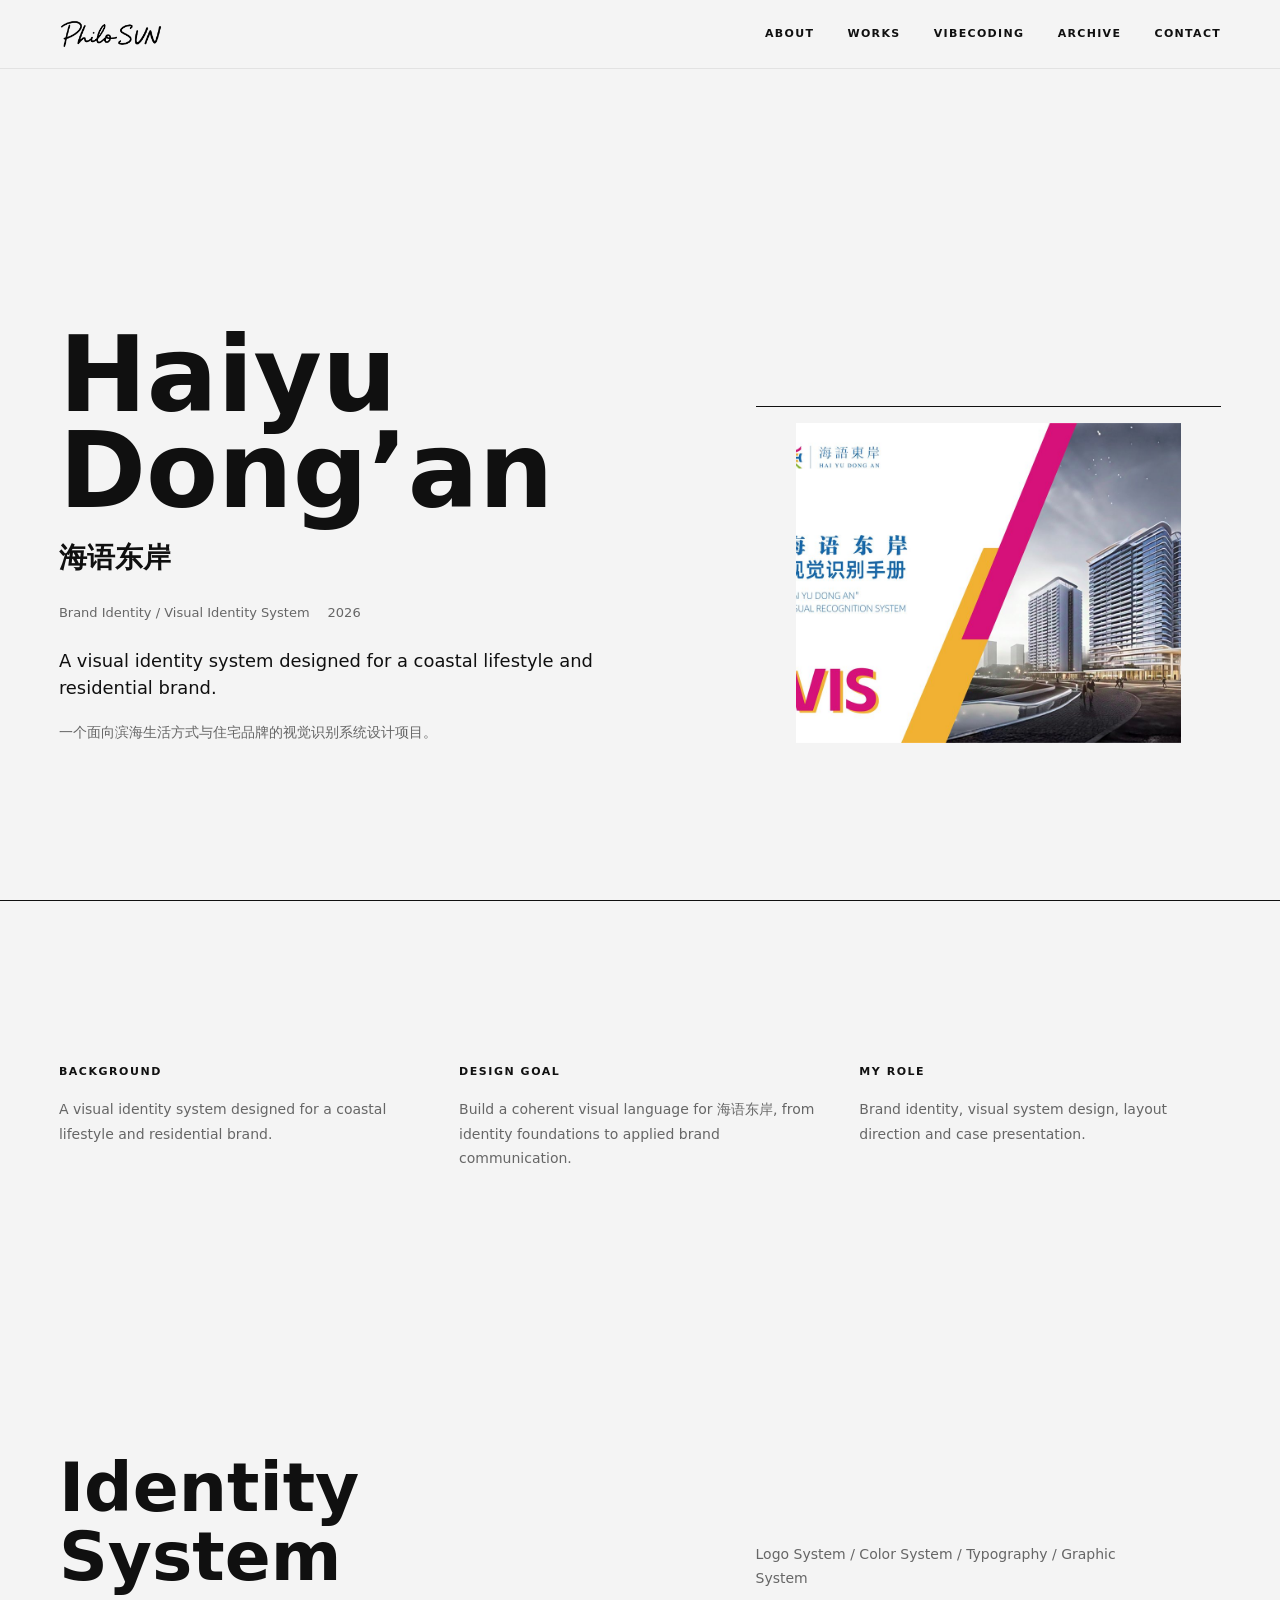
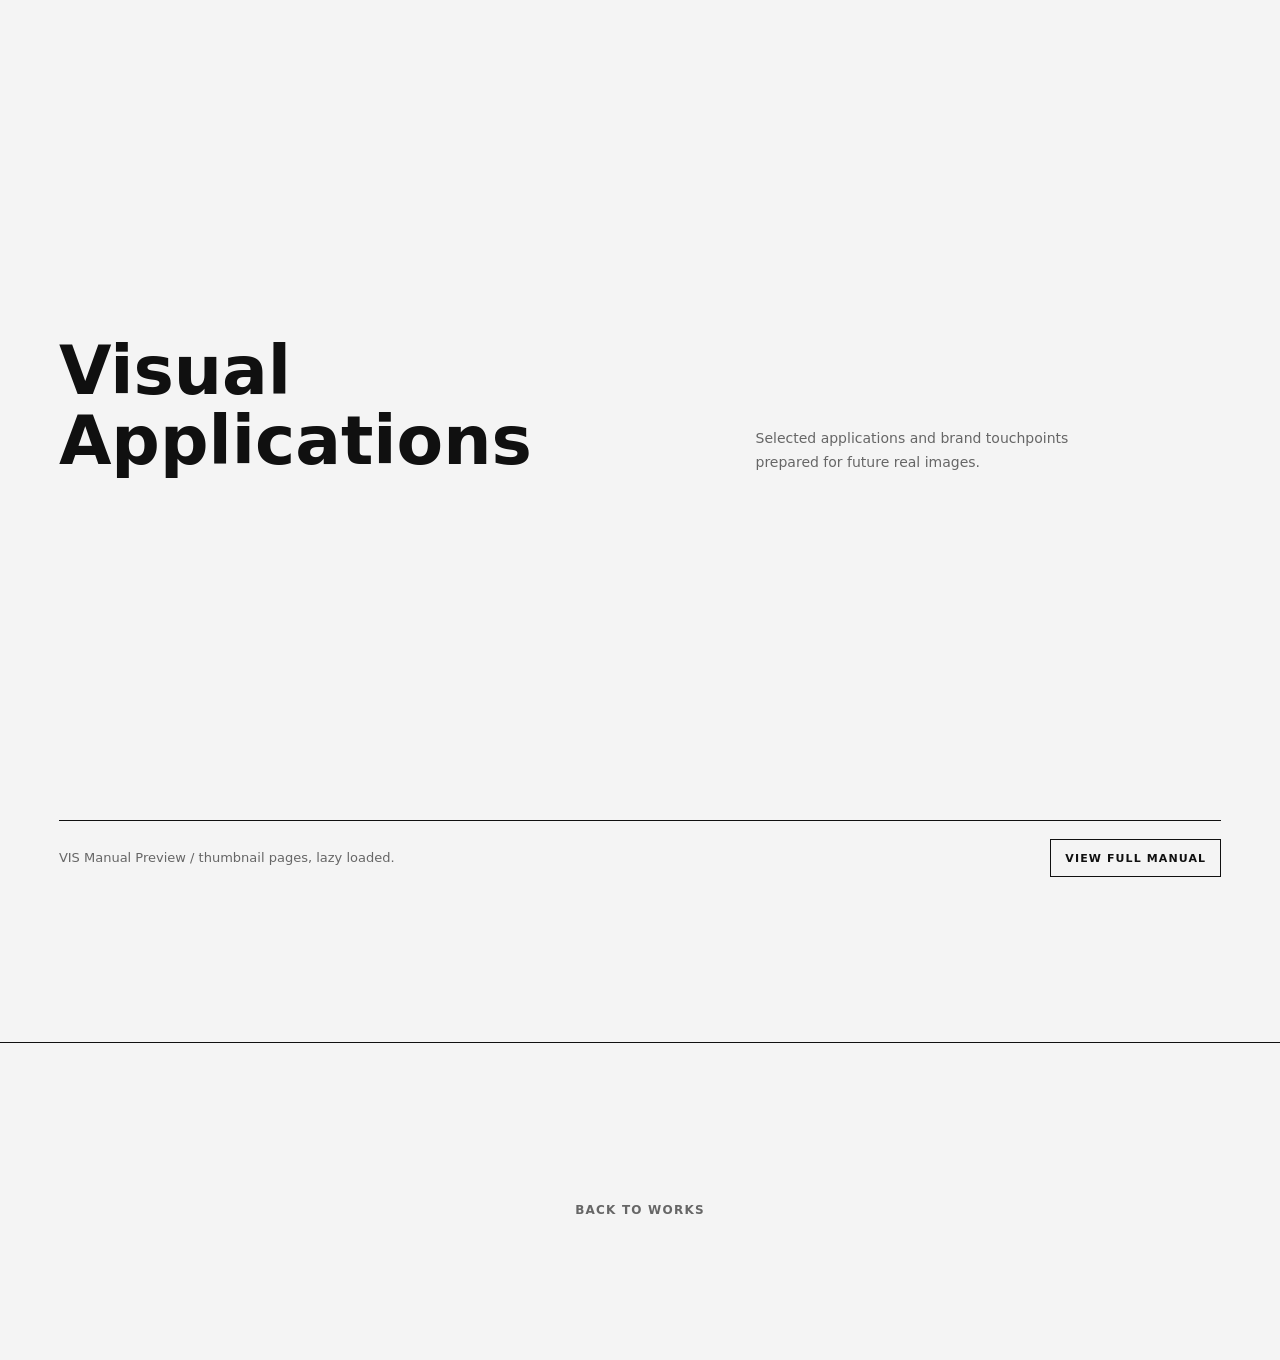
<file: projects/haiyu-dongan.html>
<!doctype html>
<html lang="en">
  <head><meta charset="UTF-8" /><meta name="viewport" content="width=device-width, initial-scale=1.0" /><title>Haiyu Dong'an | Philo SUN</title><link rel="stylesheet" href="../styles.css" /><link rel="stylesheet" href="../project.css" /></head>
  <body data-project-id="haiyu-dongan">
    <header class="site-header"><div class="nav-shell"><a class="brand-mark" href="../index.html#home" aria-label="Philo SUN home"><img class="brand-logo" src="../assets/philo-sun-signature.png" alt="Philo SUN" /></a><button class="nav-toggle" type="button" aria-label="Toggle navigation" aria-expanded="false"><span></span><span></span></button><nav class="site-nav" aria-label="Primary navigation"><a href="../index.html#about">About</a><a href="../index.html#works">Works</a><a href="../index.html#vibecoding">Vibecoding</a><a href="../index.html#archive">Archive</a><a href="../index.html#contact">Contact</a></nav></div></header>
    <main class="project-main">
      <section class="project-hero section-shell"><div class="project-hero-copy"><span class="project-number" id="projectNumber"></span><h1 id="projectTitle"></h1><p class="project-title-cn" id="projectTitleCn"></p><div class="project-meta"><span id="projectCategory"></span><span id="projectYear"></span></div><p class="project-description" id="projectDescription"></p><p class="project-description-cn" id="projectDescriptionCn"></p></div><div class="project-hero-image" id="projectHeroImage"></div></section>
      <section class="project-overview section-shell"><article class="overview-item"><h2>Background</h2><p id="overviewBackground"></p></article><article class="overview-item"><h2>Design Goal</h2><p id="overviewGoal"></p></article><article class="overview-item"><h2>My Role</h2><p id="overviewRole"></p></article></section>
      <section class="case-section section-shell"><div class="case-section-heading"><h2>Identity System</h2><p>Logo System / Color System / Typography / Graphic System</p></div><div class="case-grid" id="identityGrid"></div></section>
      <section class="case-section section-shell"><div class="case-section-heading"><h2>Visual Applications</h2><p>Selected applications and brand touchpoints prepared for future real images.</p></div><div class="case-grid" id="applicationGrid"></div></section>
      <section class="case-section section-shell" id="manualSection"><div class="manual-toolbar"><p>VIS Manual Preview / thumbnail pages, lazy loaded.</p><button class="manual-toggle" id="manualToggle">View Full Manual</button></div><div class="manual-grid" id="manualGrid"></div></section>
      <nav class="project-bottom-nav section-shell"><a id="previousProject" href="#"></a><a href="../index.html#works">Back to Works</a><a id="nextProject" href="#"></a></nav>
    </main>
    <div class="image-modal" id="imageModal"><button id="modalClose">Close</button><img id="modalImage" alt="Expanded manual page" /></div><script src="../works-data.js"></script><script src="../project-page.js"></script>
  </body>
</html>
</file>
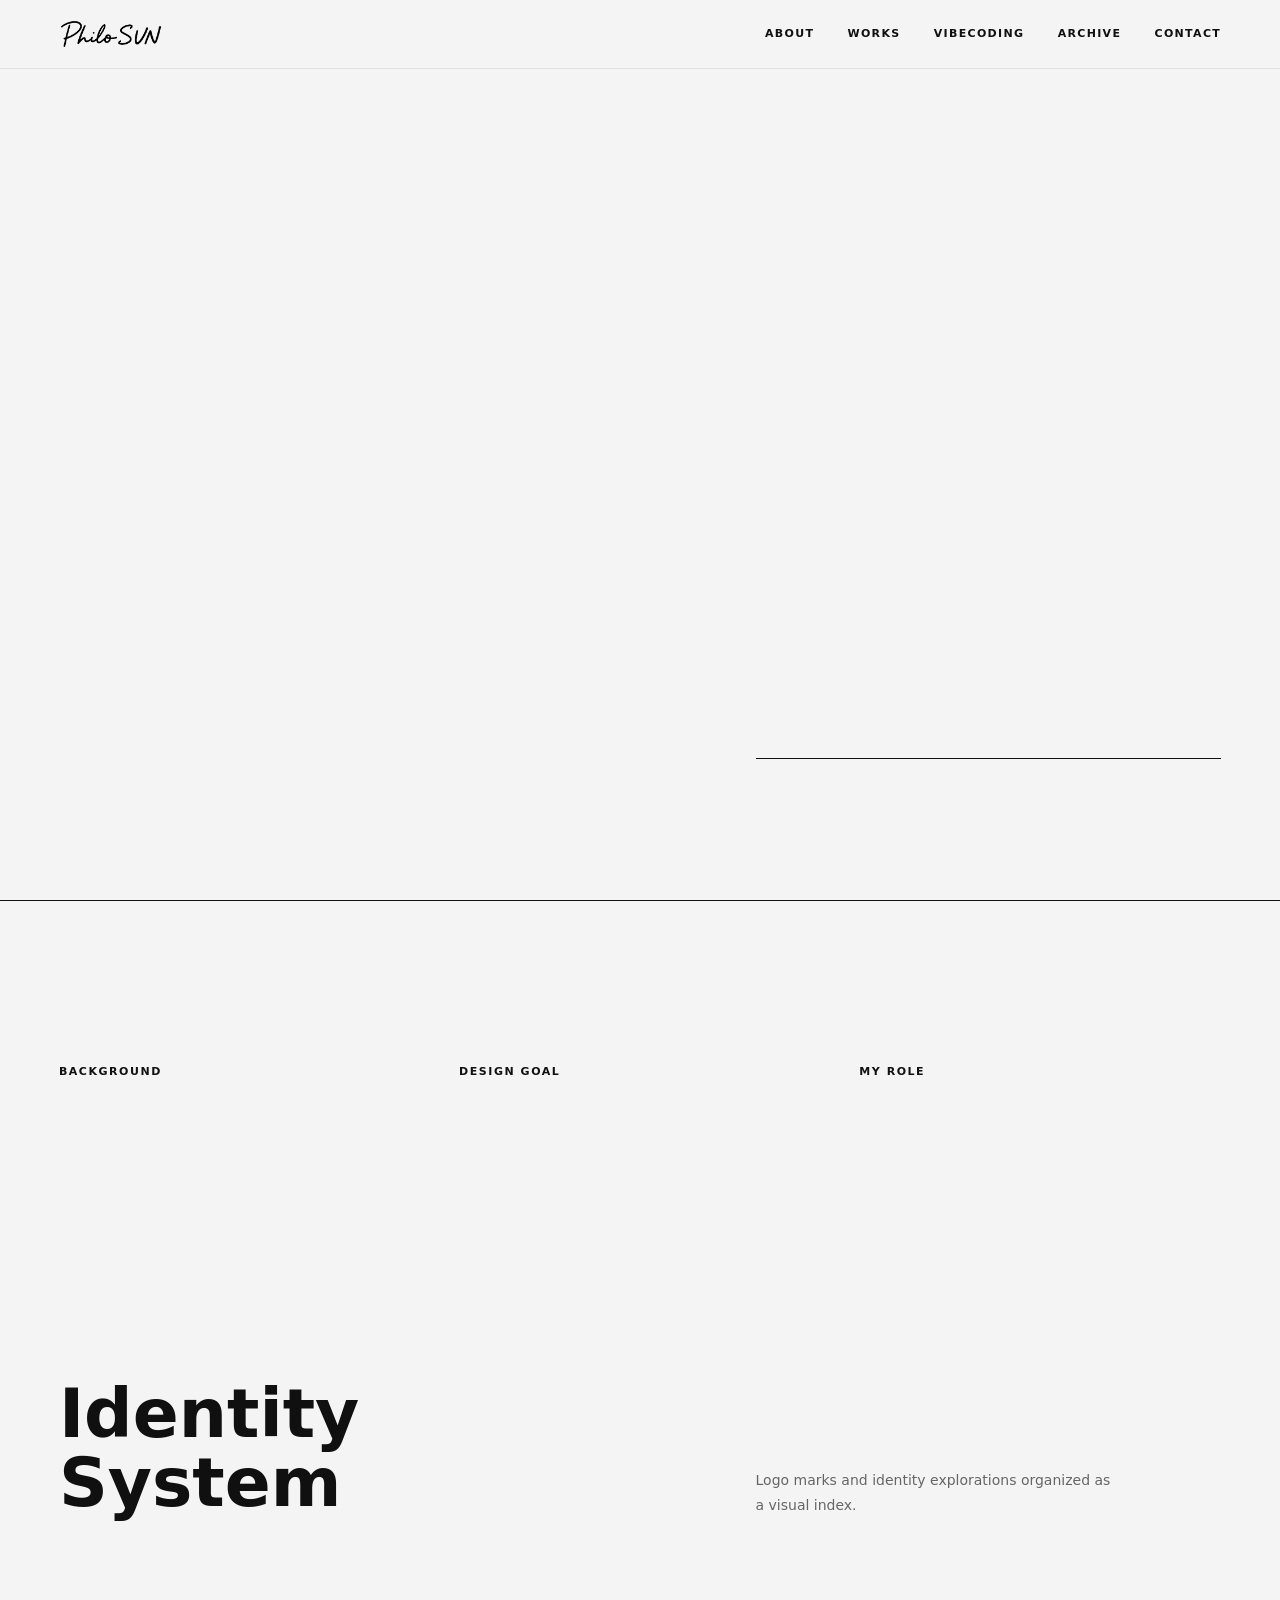
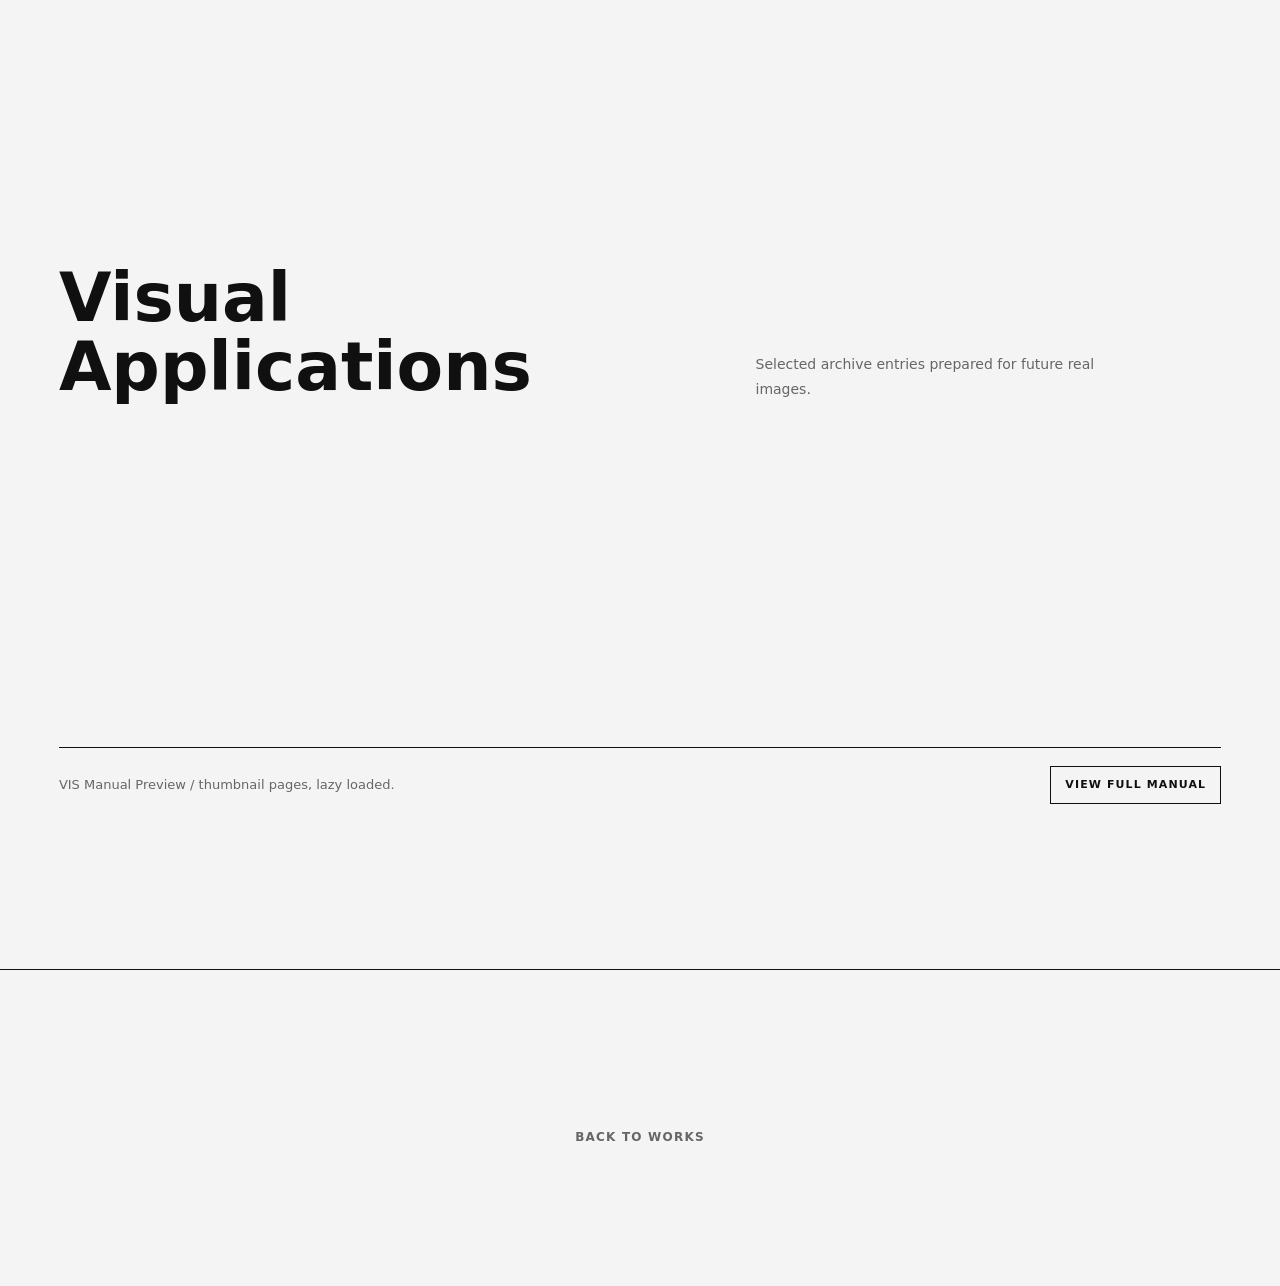
<file: projects/logo-archive.html>
<!doctype html>
<html lang="en">
  <head><meta charset="UTF-8" /><meta name="viewport" content="width=device-width, initial-scale=1.0" /><title>Logo Archive | Philo SUN</title><link rel="stylesheet" href="../styles.css" /><link rel="stylesheet" href="../project.css" /></head>
  <body data-project-id="logo-archive">
    <header class="site-header"><div class="nav-shell"><a class="brand-mark" href="../index.html#home" aria-label="Philo SUN home"><img class="brand-logo" src="../assets/philo-sun-signature.png" alt="Philo SUN" /></a><button class="nav-toggle" type="button" aria-label="Toggle navigation" aria-expanded="false"><span></span><span></span></button><nav class="site-nav" aria-label="Primary navigation"><a href="../index.html#about">About</a><a href="../index.html#works">Works</a><a href="../index.html#vibecoding">Vibecoding</a><a href="../index.html#archive">Archive</a><a href="../index.html#contact">Contact</a></nav></div></header>
    <main class="project-main">
      <section class="project-hero section-shell"><div class="project-hero-copy"><span class="project-number" id="projectNumber"></span><h1 id="projectTitle"></h1><p class="project-title-cn" id="projectTitleCn"></p><div class="project-meta"><span id="projectCategory"></span><span id="projectYear"></span></div><p class="project-description" id="projectDescription"></p><p class="project-description-cn" id="projectDescriptionCn"></p></div><div class="project-hero-image" id="projectHeroImage"></div></section>
      <section class="project-overview section-shell"><article class="overview-item"><h2>Background</h2><p id="overviewBackground"></p></article><article class="overview-item"><h2>Design Goal</h2><p id="overviewGoal"></p></article><article class="overview-item"><h2>My Role</h2><p id="overviewRole"></p></article></section>
      <section class="case-section section-shell"><div class="case-section-heading"><h2>Identity System</h2><p>Logo marks and identity explorations organized as a visual index.</p></div><div class="case-grid" id="identityGrid"></div></section>
      <section class="case-section section-shell"><div class="case-section-heading"><h2>Visual Applications</h2><p>Selected archive entries prepared for future real images.</p></div><div class="case-grid" id="applicationGrid"></div></section>
      <section class="case-section section-shell" id="manualSection"><div class="manual-toolbar"><p>VIS Manual Preview / thumbnail pages, lazy loaded.</p><button class="manual-toggle" id="manualToggle">View Full Manual</button></div><div class="manual-grid" id="manualGrid"></div></section>
      <nav class="project-bottom-nav section-shell"><a id="previousProject" href="#"></a><a href="../index.html#works">Back to Works</a><a id="nextProject" href="#"></a></nav>
    </main>
    <div class="image-modal" id="imageModal"><button id="modalClose">Close</button><img id="modalImage" alt="Expanded manual page" /></div><script src="../works-data.js"></script><script src="../project-page.js"></script>
  </body>
</html>
</file>
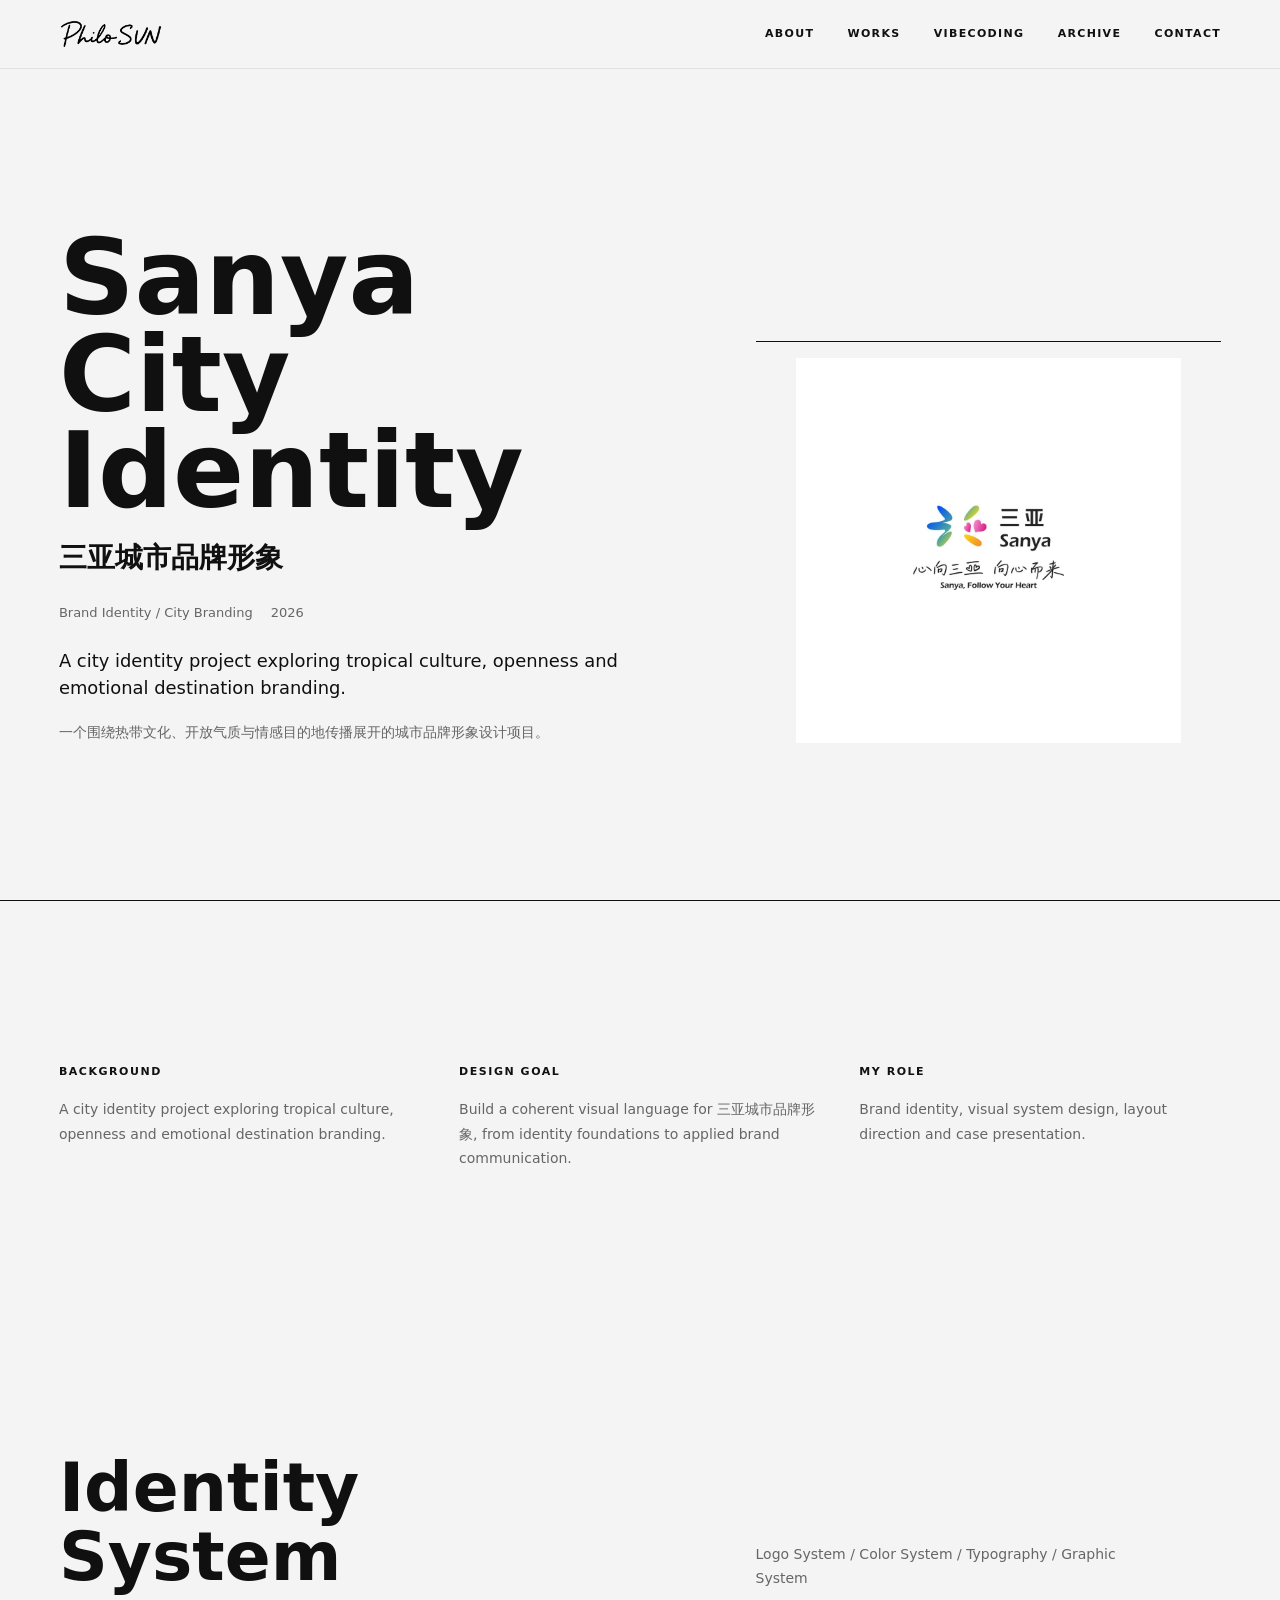
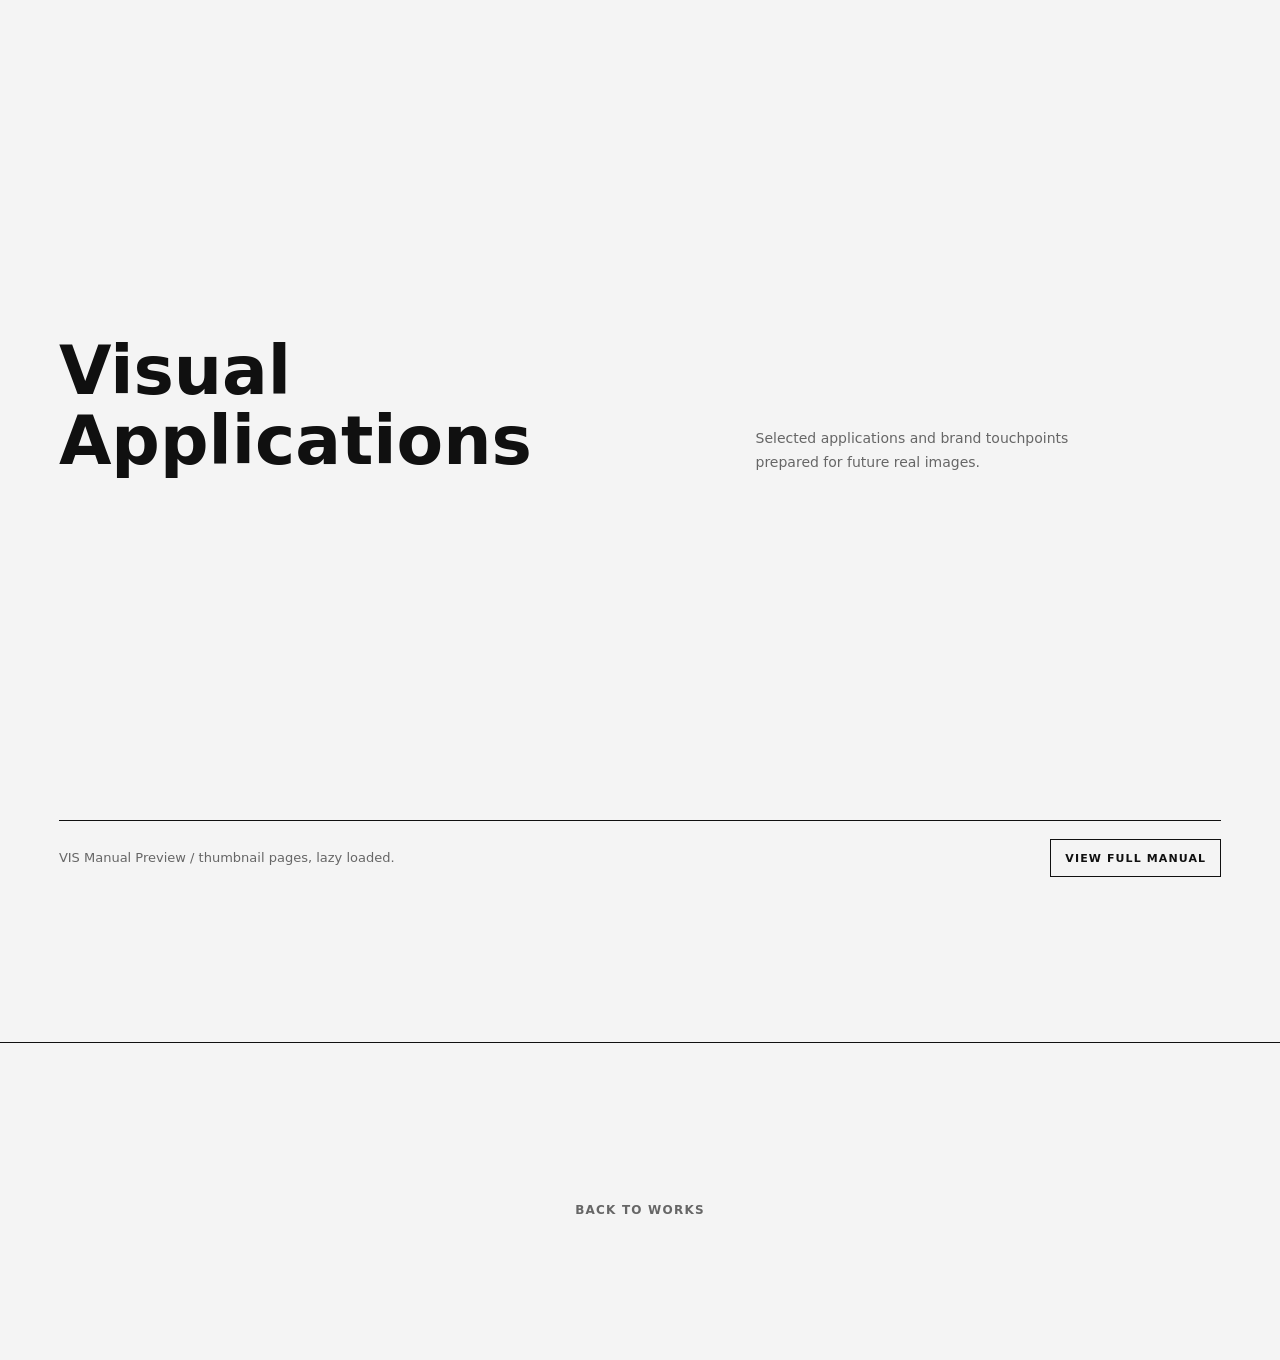
<file: projects/sanya.html>
<!doctype html>
<html lang="en">
  <head>
    <meta charset="UTF-8" />
    <meta name="viewport" content="width=device-width, initial-scale=1.0" />
    <title>Sanya City Identity | Philo SUN</title>
    <link rel="stylesheet" href="../styles.css" />
    <link rel="stylesheet" href="../project.css" />
  </head>
  <body data-project-id="sanya">
    <header class="site-header">
      <div class="nav-shell">
        <a class="brand-mark" href="../index.html#home" aria-label="Philo SUN home"><img class="brand-logo" src="../assets/philo-sun-signature.png" alt="Philo SUN" /></a>
        <button class="nav-toggle" type="button" aria-label="Toggle navigation" aria-expanded="false"><span></span><span></span></button>
        <nav class="site-nav" aria-label="Primary navigation"><a href="../index.html#about">About</a><a href="../index.html#works">Works</a><a href="../index.html#vibecoding">Vibecoding</a><a href="../index.html#archive">Archive</a><a href="../index.html#contact">Contact</a></nav>
      </div>
    </header>
    <main class="project-main">
      <section class="project-hero section-shell"><div class="project-hero-copy"><span class="project-number" id="projectNumber"></span><h1 id="projectTitle"></h1><p class="project-title-cn" id="projectTitleCn"></p><div class="project-meta"><span id="projectCategory"></span><span id="projectYear"></span></div><p class="project-description" id="projectDescription"></p><p class="project-description-cn" id="projectDescriptionCn"></p></div><div class="project-hero-image" id="projectHeroImage"></div></section>
      <section class="project-overview section-shell"><article class="overview-item"><h2>Background</h2><p id="overviewBackground"></p></article><article class="overview-item"><h2>Design Goal</h2><p id="overviewGoal"></p></article><article class="overview-item"><h2>My Role</h2><p id="overviewRole"></p></article></section>
      <section class="case-section section-shell"><div class="case-section-heading"><h2>Identity System</h2><p>Logo System / Color System / Typography / Graphic System</p></div><div class="case-grid" id="identityGrid"></div></section>
      <section class="case-section section-shell"><div class="case-section-heading"><h2>Visual Applications</h2><p>Selected applications and brand touchpoints prepared for future real images.</p></div><div class="case-grid" id="applicationGrid"></div></section>
      <section class="case-section section-shell" id="manualSection"><div class="manual-toolbar"><p>VIS Manual Preview / thumbnail pages, lazy loaded.</p><button class="manual-toggle" id="manualToggle">View Full Manual</button></div><div class="manual-grid" id="manualGrid"></div></section>
      <nav class="project-bottom-nav section-shell"><a id="previousProject" href="#"></a><a href="../index.html#works">Back to Works</a><a id="nextProject" href="#"></a></nav>
    </main>
    <div class="image-modal" id="imageModal"><button id="modalClose">Close</button><img id="modalImage" alt="Expanded manual page" /></div>
    <script src="../works-data.js"></script><script src="../project-page.js"></script>
  </body>
</html>
</file>
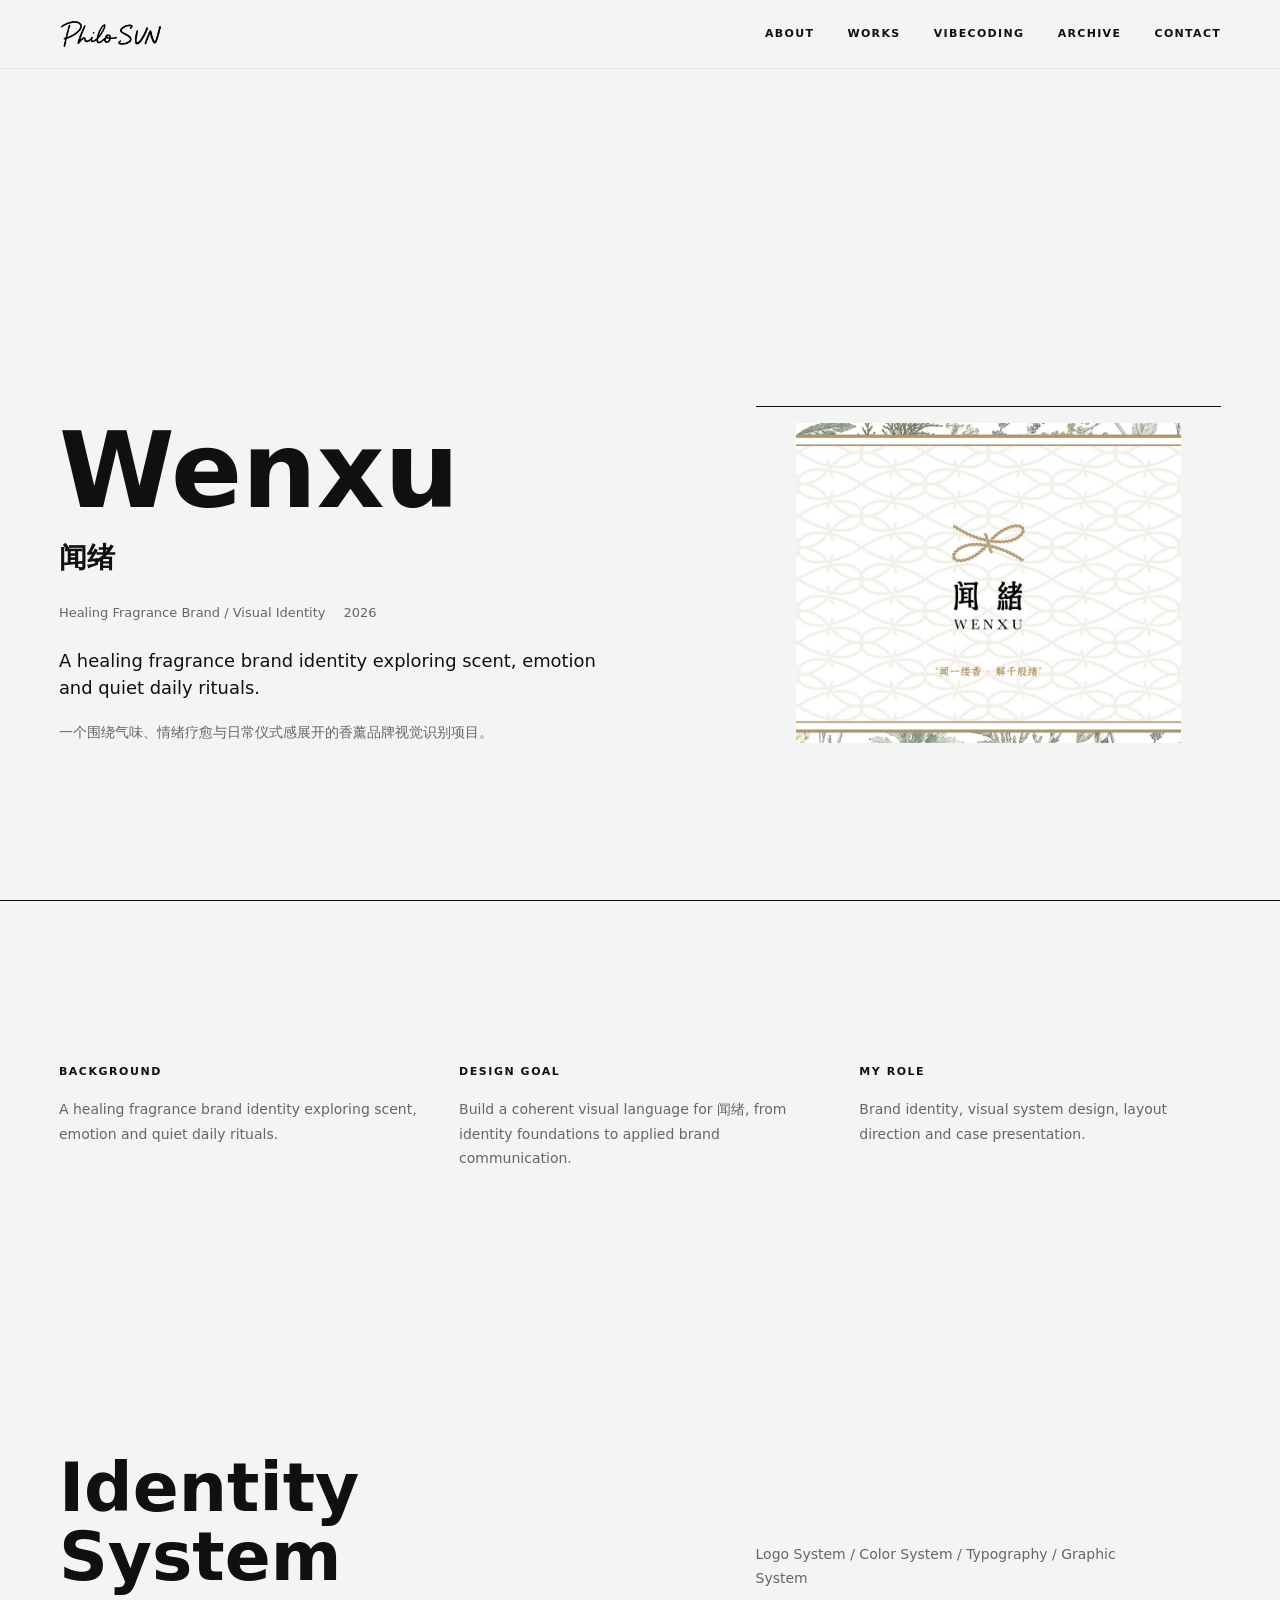
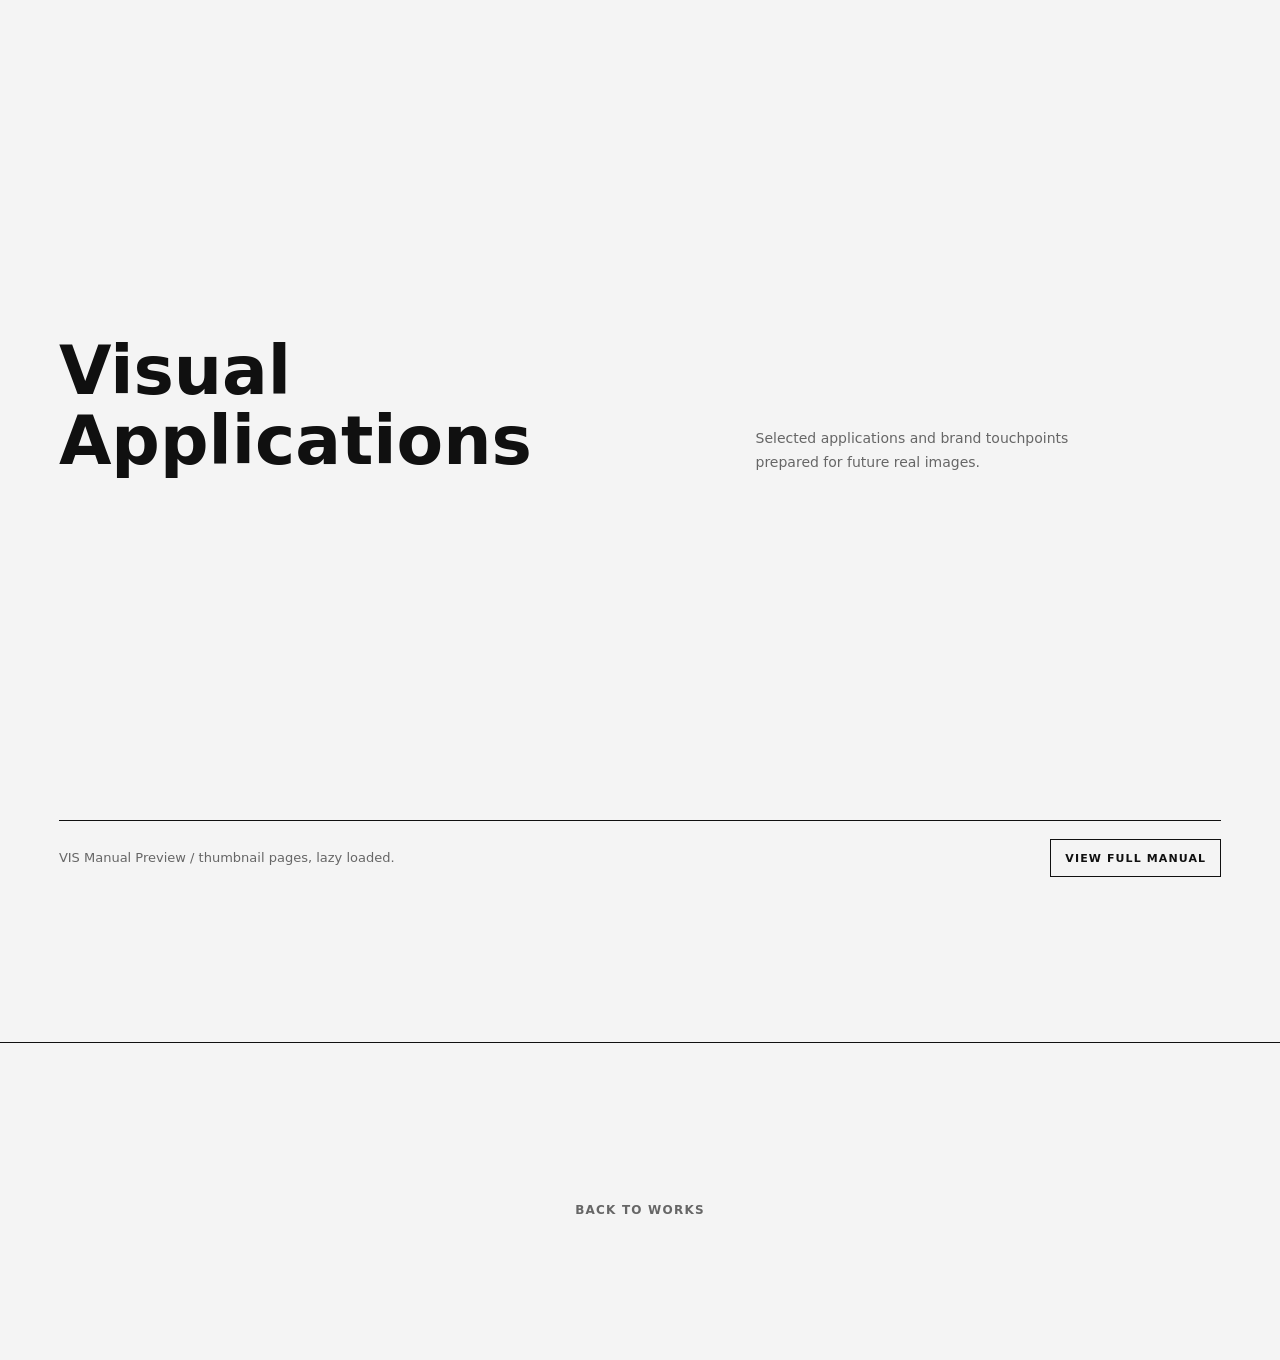
<file: projects/wenxu.html>
<!doctype html>
<html lang="en">
  <head>
    <meta charset="UTF-8" />
    <meta name="viewport" content="width=device-width, initial-scale=1.0" />
    <title>Wenxu | Philo SUN</title>
    <link rel="stylesheet" href="../styles.css" />
    <link rel="stylesheet" href="../project.css" />
  </head>
  <body data-project-id="wenxu">
    <header class="site-header">
      <div class="nav-shell">
        <a class="brand-mark" href="../index.html#home" aria-label="Philo SUN home">
          <img class="brand-logo" src="../assets/philo-sun-signature.png" alt="Philo SUN" />
        </a>
        <button class="nav-toggle" type="button" aria-label="Toggle navigation" aria-expanded="false">
          <span></span>
          <span></span>
        </button>
        <nav class="site-nav" aria-label="Primary navigation">
          <a href="../index.html#about">About</a>
          <a href="../index.html#works">Works</a>
          <a href="../index.html#vibecoding">Vibecoding</a>
          <a href="../index.html#archive">Archive</a>
          <a href="../index.html#contact">Contact</a>
        </nav>
      </div>
    </header>
    <main class="project-main">
      <section class="project-hero section-shell">
        <div class="project-hero-copy">
          <span class="project-number" id="projectNumber"></span>
          <h1 id="projectTitle"></h1>
          <p class="project-title-cn" id="projectTitleCn"></p>
          <div class="project-meta">
            <span id="projectCategory"></span>
            <span id="projectYear"></span>
          </div>
          <p class="project-description" id="projectDescription"></p>
          <p class="project-description-cn" id="projectDescriptionCn"></p>
        </div>
        <div class="project-hero-image" id="projectHeroImage"></div>
      </section>
      <section class="project-overview section-shell">
        <article class="overview-item"><h2>Background</h2><p id="overviewBackground"></p></article>
        <article class="overview-item"><h2>Design Goal</h2><p id="overviewGoal"></p></article>
        <article class="overview-item"><h2>My Role</h2><p id="overviewRole"></p></article>
      </section>
      <section class="case-section section-shell">
        <div class="case-section-heading"><h2>Identity System</h2><p>Logo System / Color System / Typography / Graphic System</p></div>
        <div class="case-grid" id="identityGrid"></div>
      </section>
      <section class="case-section section-shell">
        <div class="case-section-heading"><h2>Visual Applications</h2><p>Selected applications and brand touchpoints prepared for future real images.</p></div>
        <div class="case-grid" id="applicationGrid"></div>
      </section>
      <section class="case-section section-shell" id="manualSection">
        <div class="manual-toolbar"><p>VIS Manual Preview / thumbnail pages, lazy loaded.</p><button class="manual-toggle" id="manualToggle">View Full Manual</button></div>
        <div class="manual-grid" id="manualGrid"></div>
      </section>
      <nav class="project-bottom-nav section-shell">
        <a id="previousProject" href="#"></a>
        <a href="../index.html#works">Back to Works</a>
        <a id="nextProject" href="#"></a>
      </nav>
    </main>
    <div class="image-modal" id="imageModal"><button id="modalClose">Close</button><img id="modalImage" alt="Expanded manual page" /></div>
    <script src="../works-data.js"></script>
    <script src="../project-page.js"></script>
  </body>
</html>
</file>
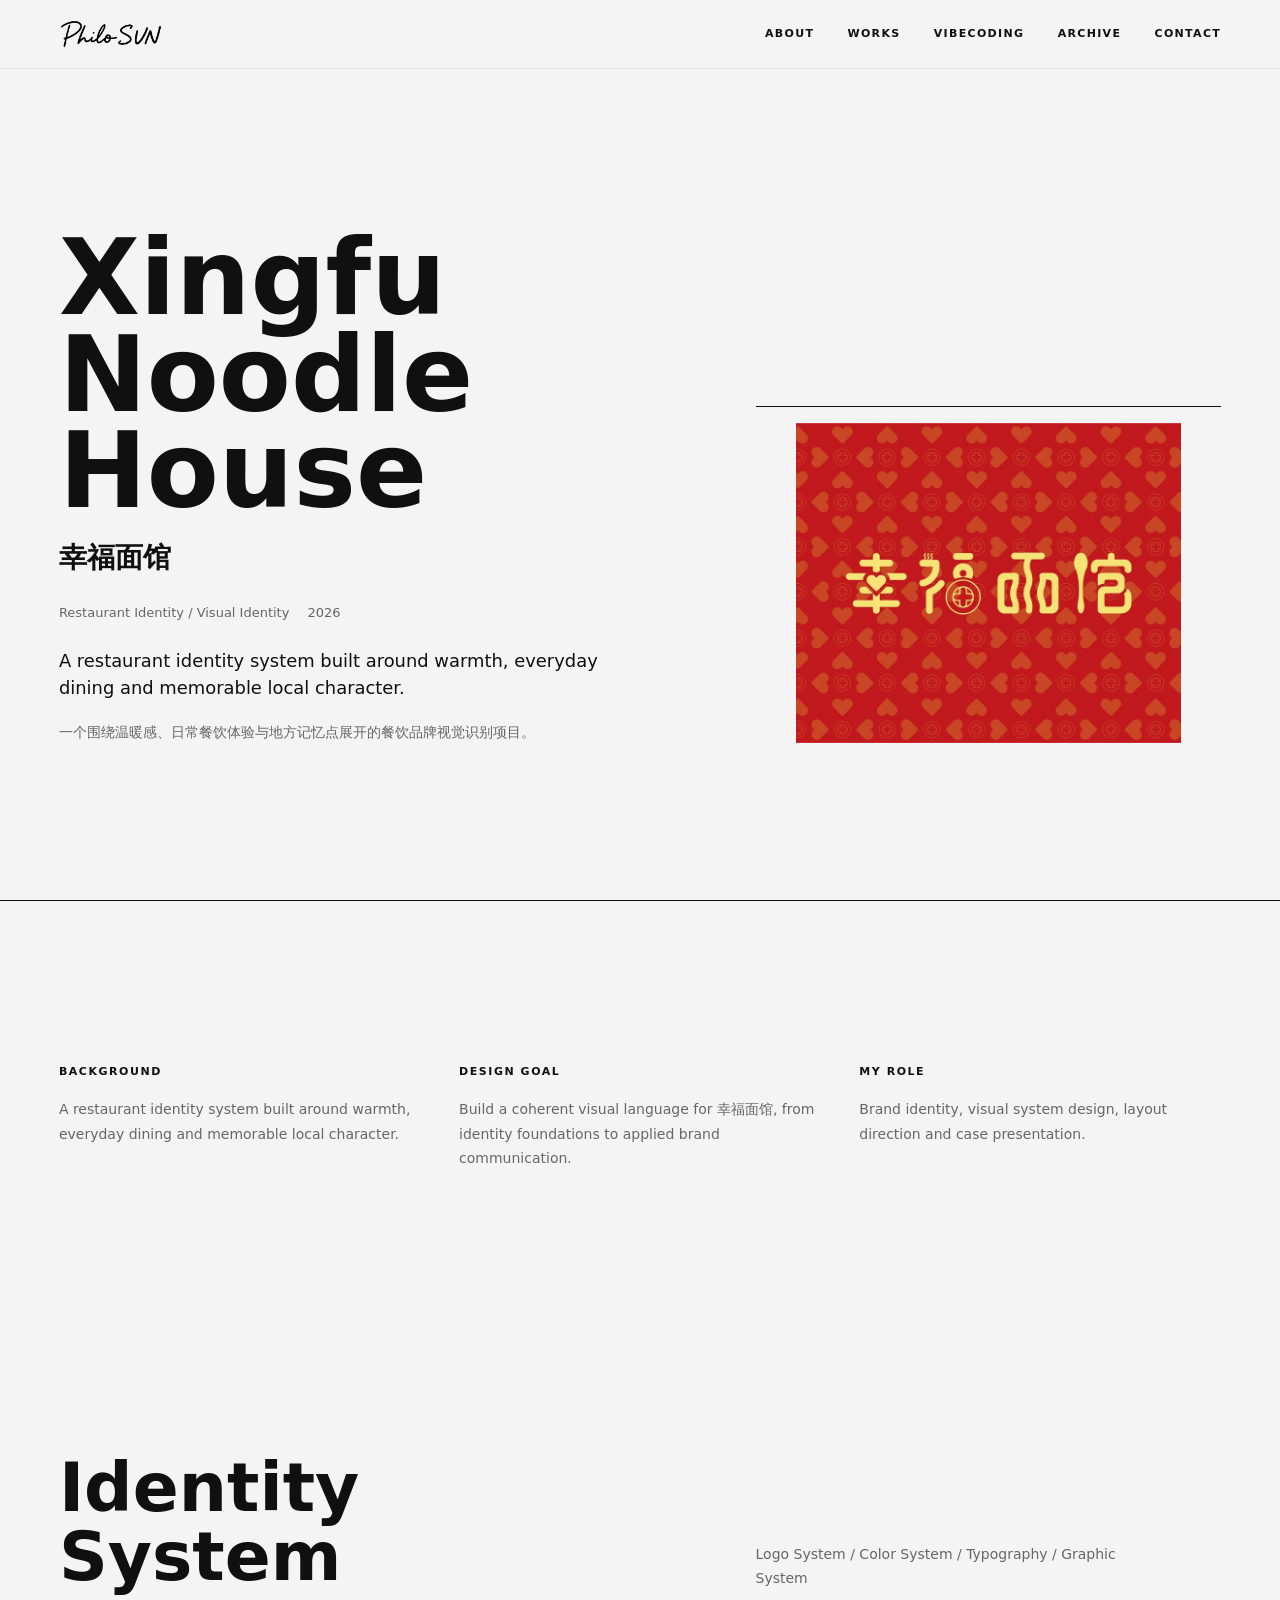
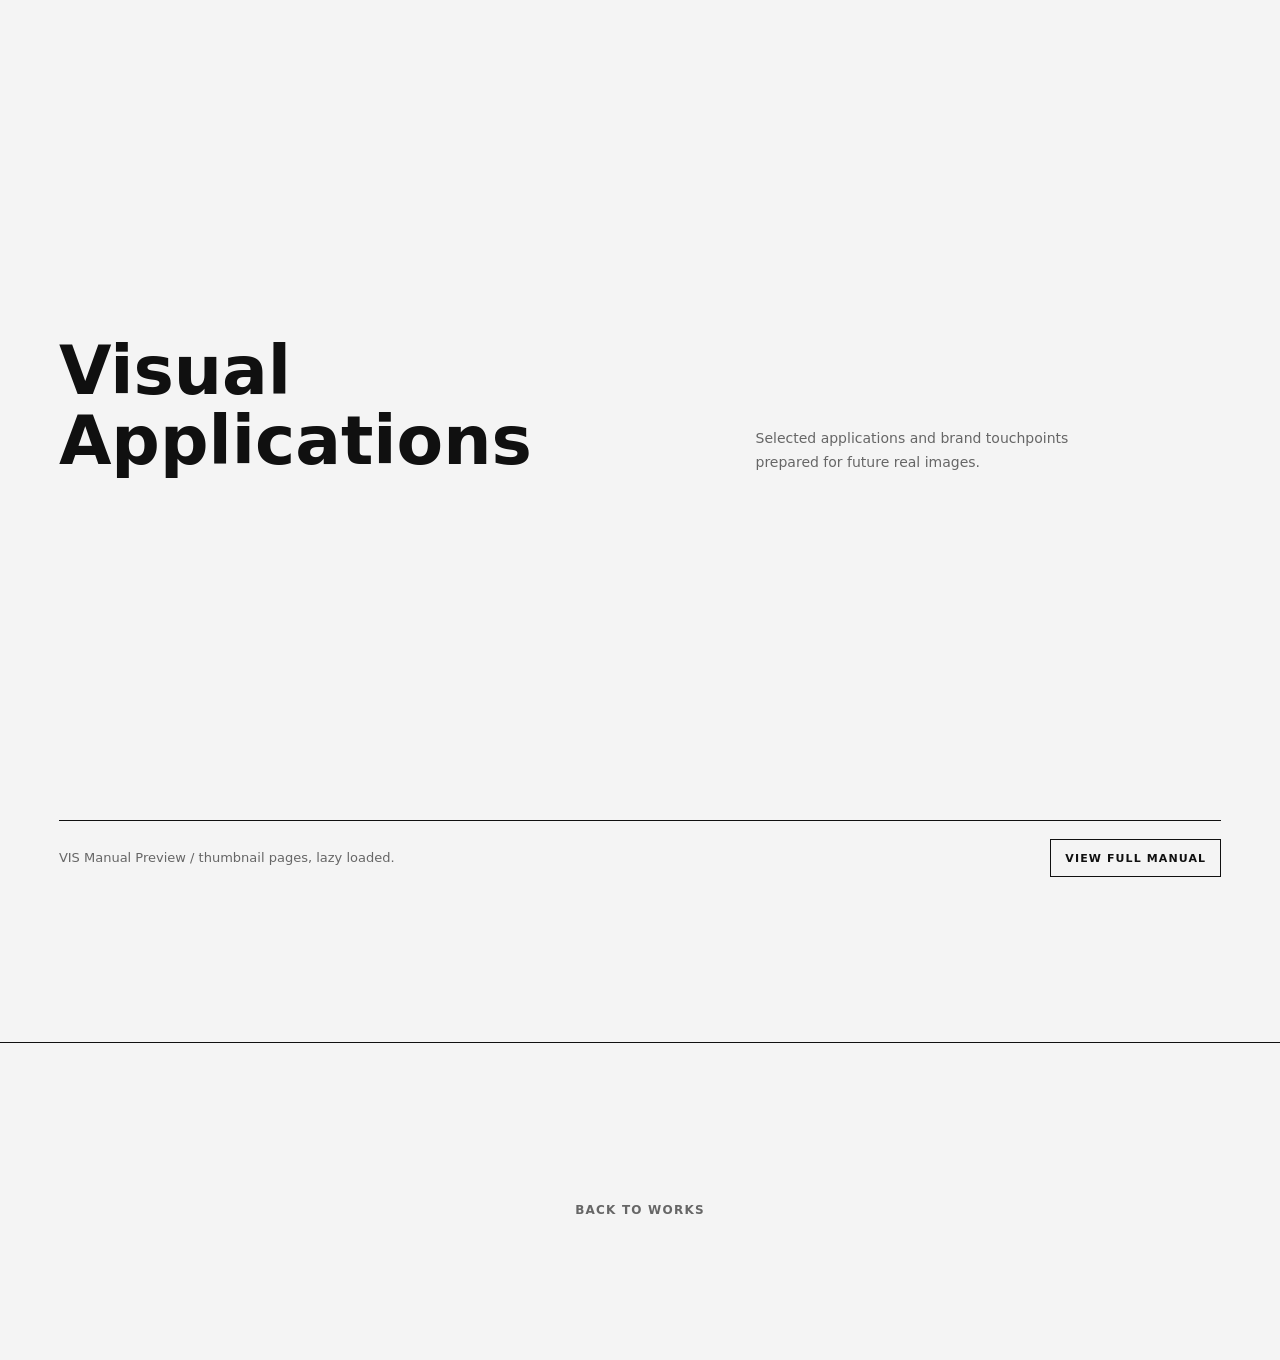
<file: projects/xingfu-noodle-house.html>
<!doctype html>
<html lang="en">
  <head><meta charset="UTF-8" /><meta name="viewport" content="width=device-width, initial-scale=1.0" /><title>Xingfu Noodle House | Philo SUN</title><link rel="stylesheet" href="../styles.css" /><link rel="stylesheet" href="../project.css" /></head>
  <body data-project-id="xingfu-noodle-house">
    <header class="site-header"><div class="nav-shell"><a class="brand-mark" href="../index.html#home" aria-label="Philo SUN home"><img class="brand-logo" src="../assets/philo-sun-signature.png" alt="Philo SUN" /></a><button class="nav-toggle" type="button" aria-label="Toggle navigation" aria-expanded="false"><span></span><span></span></button><nav class="site-nav" aria-label="Primary navigation"><a href="../index.html#about">About</a><a href="../index.html#works">Works</a><a href="../index.html#vibecoding">Vibecoding</a><a href="../index.html#archive">Archive</a><a href="../index.html#contact">Contact</a></nav></div></header>
    <main class="project-main">
      <section class="project-hero section-shell"><div class="project-hero-copy"><span class="project-number" id="projectNumber"></span><h1 id="projectTitle"></h1><p class="project-title-cn" id="projectTitleCn"></p><div class="project-meta"><span id="projectCategory"></span><span id="projectYear"></span></div><p class="project-description" id="projectDescription"></p><p class="project-description-cn" id="projectDescriptionCn"></p></div><div class="project-hero-image" id="projectHeroImage"></div></section>
      <section class="project-overview section-shell"><article class="overview-item"><h2>Background</h2><p id="overviewBackground"></p></article><article class="overview-item"><h2>Design Goal</h2><p id="overviewGoal"></p></article><article class="overview-item"><h2>My Role</h2><p id="overviewRole"></p></article></section>
      <section class="case-section section-shell"><div class="case-section-heading"><h2>Identity System</h2><p>Logo System / Color System / Typography / Graphic System</p></div><div class="case-grid" id="identityGrid"></div></section>
      <section class="case-section section-shell"><div class="case-section-heading"><h2>Visual Applications</h2><p>Selected applications and brand touchpoints prepared for future real images.</p></div><div class="case-grid" id="applicationGrid"></div></section>
      <section class="case-section section-shell" id="manualSection"><div class="manual-toolbar"><p>VIS Manual Preview / thumbnail pages, lazy loaded.</p><button class="manual-toggle" id="manualToggle">View Full Manual</button></div><div class="manual-grid" id="manualGrid"></div></section>
      <nav class="project-bottom-nav section-shell"><a id="previousProject" href="#"></a><a href="../index.html#works">Back to Works</a><a id="nextProject" href="#"></a></nav>
    </main>
    <div class="image-modal" id="imageModal"><button id="modalClose">Close</button><img id="modalImage" alt="Expanded manual page" /></div><script src="../works-data.js"></script><script src="../project-page.js"></script>
  </body>
</html>
</file>
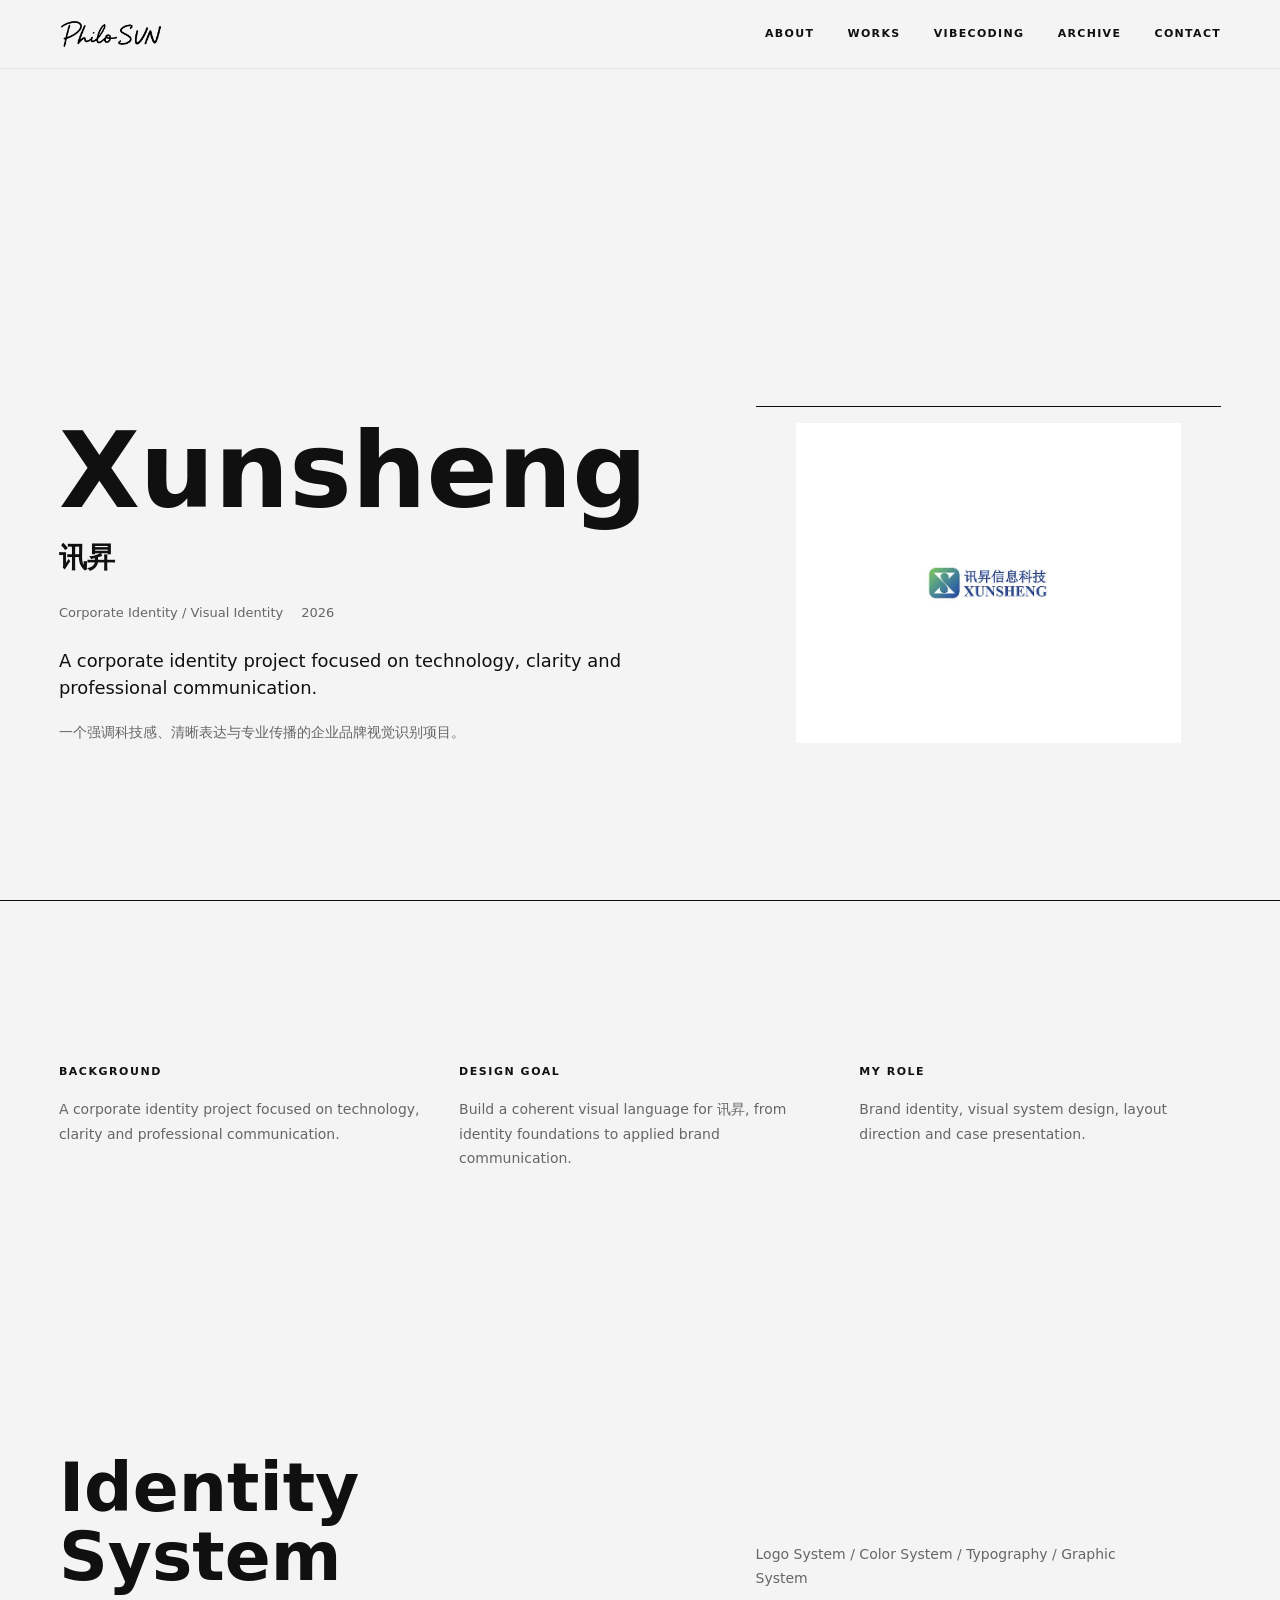
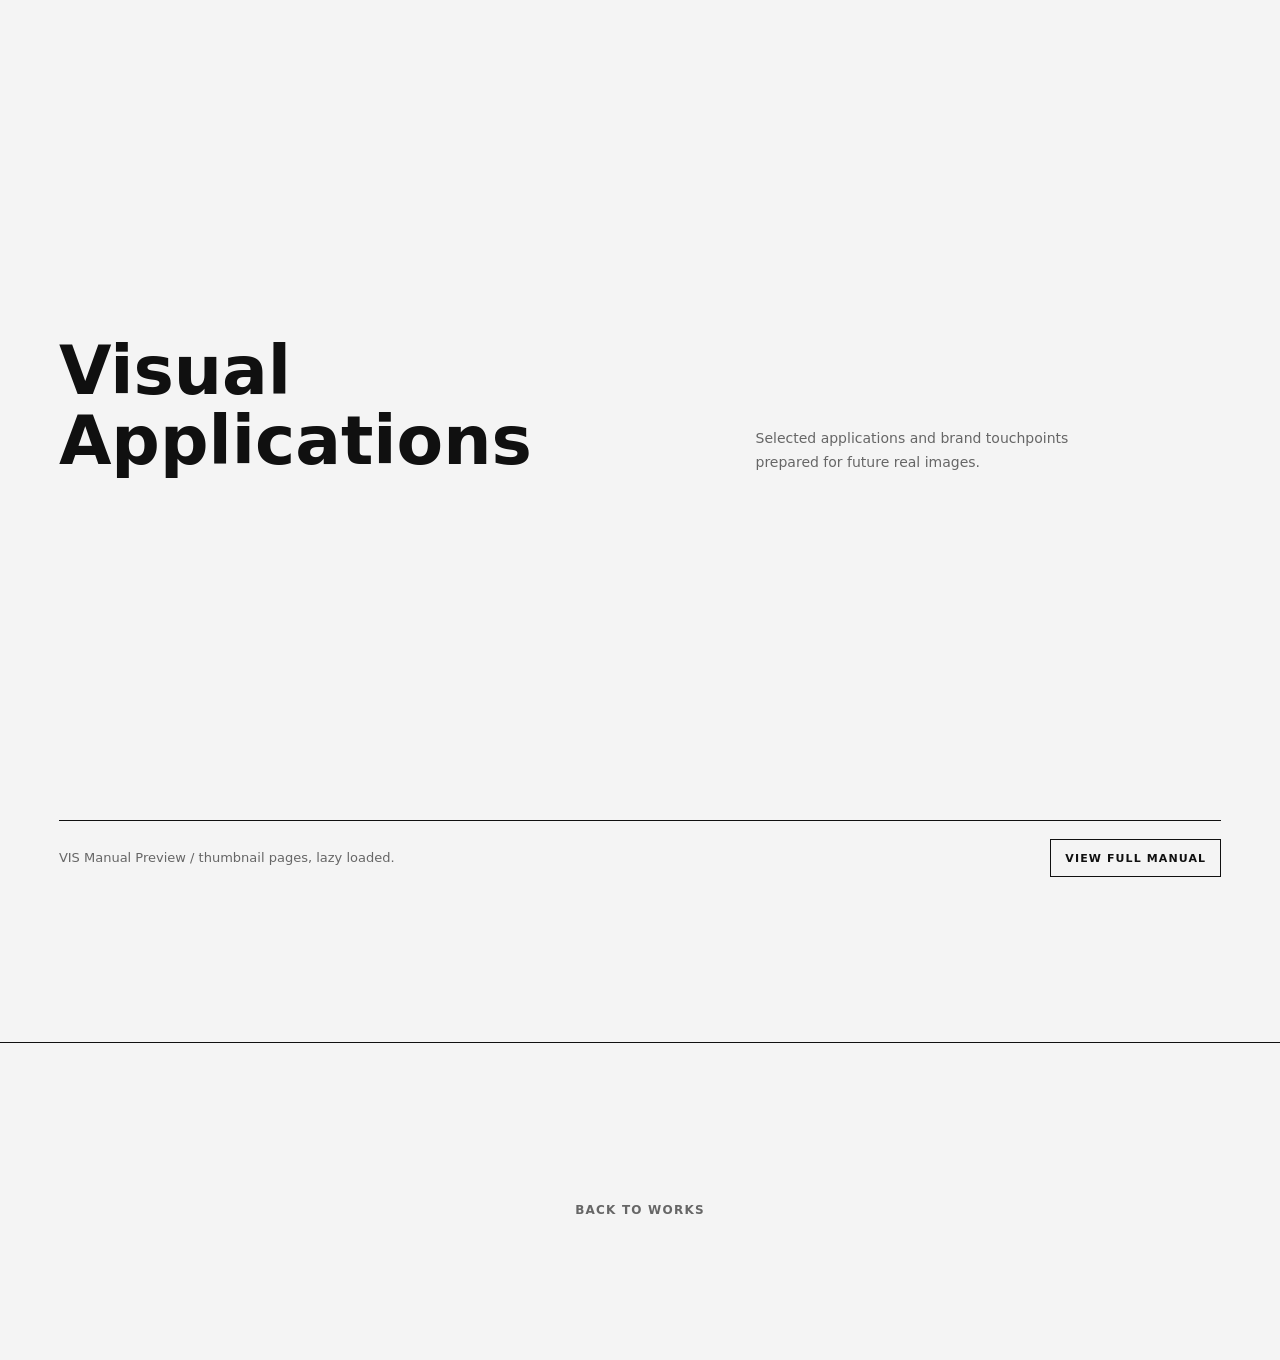
<file: projects/xunsheng.html>
<!doctype html>
<html lang="en">
  <head><meta charset="UTF-8" /><meta name="viewport" content="width=device-width, initial-scale=1.0" /><title>Xunsheng | Philo SUN</title><link rel="stylesheet" href="../styles.css" /><link rel="stylesheet" href="../project.css" /></head>
  <body data-project-id="xunsheng">
    <header class="site-header"><div class="nav-shell"><a class="brand-mark" href="../index.html#home" aria-label="Philo SUN home"><img class="brand-logo" src="../assets/philo-sun-signature.png" alt="Philo SUN" /></a><button class="nav-toggle" type="button" aria-label="Toggle navigation" aria-expanded="false"><span></span><span></span></button><nav class="site-nav" aria-label="Primary navigation"><a href="../index.html#about">About</a><a href="../index.html#works">Works</a><a href="../index.html#vibecoding">Vibecoding</a><a href="../index.html#archive">Archive</a><a href="../index.html#contact">Contact</a></nav></div></header>
    <main class="project-main">
      <section class="project-hero section-shell"><div class="project-hero-copy"><span class="project-number" id="projectNumber"></span><h1 id="projectTitle"></h1><p class="project-title-cn" id="projectTitleCn"></p><div class="project-meta"><span id="projectCategory"></span><span id="projectYear"></span></div><p class="project-description" id="projectDescription"></p><p class="project-description-cn" id="projectDescriptionCn"></p></div><div class="project-hero-image" id="projectHeroImage"></div></section>
      <section class="project-overview section-shell"><article class="overview-item"><h2>Background</h2><p id="overviewBackground"></p></article><article class="overview-item"><h2>Design Goal</h2><p id="overviewGoal"></p></article><article class="overview-item"><h2>My Role</h2><p id="overviewRole"></p></article></section>
      <section class="case-section section-shell"><div class="case-section-heading"><h2>Identity System</h2><p>Logo System / Color System / Typography / Graphic System</p></div><div class="case-grid" id="identityGrid"></div></section>
      <section class="case-section section-shell"><div class="case-section-heading"><h2>Visual Applications</h2><p>Selected applications and brand touchpoints prepared for future real images.</p></div><div class="case-grid" id="applicationGrid"></div></section>
      <section class="case-section section-shell" id="manualSection"><div class="manual-toolbar"><p>VIS Manual Preview / thumbnail pages, lazy loaded.</p><button class="manual-toggle" id="manualToggle">View Full Manual</button></div><div class="manual-grid" id="manualGrid"></div></section>
      <nav class="project-bottom-nav section-shell"><a id="previousProject" href="#"></a><a href="../index.html#works">Back to Works</a><a id="nextProject" href="#"></a></nav>
    </main>
    <div class="image-modal" id="imageModal"><button id="modalClose">Close</button><img id="modalImage" alt="Expanded manual page" /></div><script src="../works-data.js"></script><script src="../project-page.js"></script>
  </body>
</html>
</file>
<file: styles.css>
:root {
  --bg: #f4f4f4;
  --bg-soft: #e8e8e8;
  --surface: #dedede;
  --ink: #101010;
  --muted: #666666;
  --muted-2: #8a8a8a;
  --line: rgba(16, 16, 16, 0.14);
  --line-strong: rgba(16, 16, 16, 0.28);
  --blue: #111111;
  --deep-blue: #2a2a2a;
  --dark: #101218;
  --dark-soft: #171a22;
  --white: #ffffff;
  --max: 1440px;
  --gutter: clamp(20px, 4.6vw, 72px);
  --nav-height: 68px;
  --space-section: clamp(92px, 11vw, 156px);
  --space-row: clamp(22px, 2.5vw, 36px);
  --hero-title: clamp(44px, 5.7vw, 82px);
  --section-title: clamp(42px, 5.3vw, 72px);
  --profile-title: clamp(30px, 3.5vw, 48px);
  --project-title: clamp(24px, 2.3vw, 32px);
  --body: clamp(15px, 1.2vw, 18px);
  --small: 12px;
  --tiny: 11px;
  --ease: cubic-bezier(0.2, 0.8, 0.2, 1);
  --duration: 520ms;
}

@property --work-wave {
  syntax: "<length>";
  inherits: false;
  initial-value: 0px;
}

* {
  box-sizing: border-box;
}

html {
  width: 100%;
  max-width: 100%;
  scroll-behavior: smooth;
}

body {
  width: 100%;
  max-width: 100%;
  min-width: 0;
  margin: 0;
  overflow-x: hidden;
  background: var(--bg);
  color: var(--ink);
  font-family: Inter, "Noto Sans SC", "Microsoft YaHei UI", "PingFang SC", system-ui, sans-serif;
  line-height: 1.42;
  letter-spacing: 0;
}

body.is-modal-open {
  overflow: hidden;
}

main {
  width: 100%;
  overflow-x: hidden;
}

img,
svg,
video {
  max-width: 100%;
}

a {
  color: inherit;
  text-decoration: none;
}

button {
  font: inherit;
}

ul {
  list-style: none;
  margin: 0;
  padding: 0;
}

.site-header {
  position: fixed;
  top: 0;
  left: 0;
  right: 0;
  z-index: 20;
  border-bottom: 1px solid rgba(16, 16, 16, 0.08);
  background: rgba(244, 244, 244, 0.78);
  backdrop-filter: blur(16px);
  -webkit-backdrop-filter: blur(16px);
}

.nav-shell {
  width: min(var(--max), 100%);
  min-height: var(--nav-height);
  margin: 0 auto;
  padding: 0 var(--gutter);
  display: flex;
  align-items: center;
  justify-content: space-between;
  gap: 24px;
}

.brand-mark {
  flex: 0 0 auto;
  display: inline-flex;
  align-items: center;
  font-size: 13px;
  font-weight: 800;
  letter-spacing: 0.04em;
}

.brand-logo {
  display: block;
  width: clamp(104px, 8vw, 138px);
  height: auto;
}

.site-nav {
  display: flex;
  align-items: center;
  justify-content: flex-end;
  gap: clamp(18px, 2.6vw, 42px);
  font-size: var(--tiny);
  font-weight: 800;
  text-transform: uppercase;
  letter-spacing: 0.12em;
}

.site-nav a {
  position: relative;
  display: inline-grid;
  place-items: center;
  padding: 8px 0;
  transition: color 180ms ease;
}

.site-nav a span {
  grid-area: 1 / 1;
  transition: opacity 160ms ease;
}

.site-nav a::before {
  grid-area: 1 / 1;
  content: attr(data-cn);
  opacity: 0;
  white-space: nowrap;
  transition: opacity 160ms ease;
}

.site-nav a:hover span {
  opacity: 0;
}

.site-nav a:hover::before {
  opacity: 1;
}

.site-nav a::after {
  position: absolute;
  left: 0;
  bottom: 3px;
  width: 100%;
  height: 1px;
  background: currentColor;
  content: "";
  transform: scaleX(0);
  transform-origin: right;
  transition: transform 220ms ease;
}

.site-nav a:hover {
  color: var(--blue);
}

.site-nav a:hover::after {
  transform: scaleX(1);
  transform-origin: left;
}

.nav-toggle {
  display: none;
  width: 38px;
  height: 38px;
  border: 1px solid var(--line);
  background: transparent;
}

.nav-toggle span {
  display: block;
  width: 17px;
  height: 1px;
  margin: 5px auto;
  background: var(--ink);
  transition: transform 220ms ease;
}

.section-shell {
  width: min(var(--max), 100%);
  margin: 0 auto;
  padding: var(--space-section) var(--gutter);
}

.eyebrow,
.section-kicker {
  margin: 0 0 18px;
  color: var(--blue);
  font-size: var(--tiny);
  font-weight: 800;
  text-transform: uppercase;
  letter-spacing: 0.14em;
}

.cn-copy {
  color: var(--muted);
  font-size: 14px;
  line-height: 1.8;
}

.hero {
  min-height: calc(100vh - var(--nav-height));
  padding-top: calc(var(--nav-height) + clamp(38px, 6vw, 76px));
  display: grid;
  grid-template-columns: repeat(12, 1fr);
  gap: var(--space-row);
  align-items: end;
}

.hero-copy {
  grid-column: 1 / span 7;
  min-width: 0;
}

.hero h1 {
  margin: 0;
  font-size: var(--hero-title);
  font-weight: 850;
  line-height: 0.94;
  letter-spacing: 0;
}

.hero h1 span {
  display: block;
}

.hero-title-gap {
  height: 0.48em;
}

.hero-lede {
  max-width: 650px;
  margin: 30px 0 0;
  font-size: clamp(18px, 1.7vw, 25px);
  line-height: 1.32;
}

.hero-cn {
  max-width: 560px;
  margin: 14px 0 0;
  color: var(--muted);
  font-size: 14px;
}

.hero-preview {
  grid-column: 8 / span 5;
  display: block;
  align-self: center;
  min-width: 0;
  overflow: hidden;
  border-top: 0;
}

.hero-visual-stream {
  height: min(78vh, 790px);
  min-height: 560px;
  border: 1px solid rgba(16, 16, 16, 0.14);
  background: #fff;
  cursor: default;
  user-select: none;
}

.hero-visual-track {
  display: flex;
  flex-direction: column;
  gap: 0;
  padding: 0;
  animation: heroVisualScroll 32s linear infinite;
  will-change: transform;
}

.hero-visual-track img {
  display: block;
  width: 100%;
  height: auto;
  filter: grayscale(1);
  transition: filter 260ms ease;
  backface-visibility: hidden;
}

.hero-visual-stream:hover .hero-visual-track img {
  filter: grayscale(0);
}

@keyframes heroVisualScroll {
  from {
    transform: translateY(0);
  }

  to {
    transform: translateY(-50%);
  }
}

.preview-art {
  width: 100%;
  aspect-ratio: 4 / 5;
  min-height: 0;
  background:
    linear-gradient(135deg, rgba(16, 16, 16, 0.94), rgba(48, 48, 48, 0.88) 32%, transparent 32%),
    linear-gradient(26deg, #d7d7d7 0 31%, #111318 31% 59%, #f8f8f8 59%);
  transition: transform var(--duration) var(--ease), filter var(--duration) var(--ease);
}

.hero-preview:hover .preview-art {
  filter: brightness(1.06);
  transform: scale(1.035);
}

.preview-caption {
  display: grid;
  grid-template-columns: auto 1fr;
  gap: 18px;
  padding: 16px 0 0;
  color: var(--muted);
  font-size: var(--small);
  text-transform: uppercase;
}

.preview-caption strong {
  color: var(--ink);
}

.profile {
  display: grid;
  grid-template-columns: repeat(12, 1fr);
  gap: var(--space-row);
  border-top: 1px solid var(--line);
}

.profile-left {
  grid-column: 1 / span 5;
}

.profile-photo {
  width: min(100%, 420px);
  aspect-ratio: 1;
  margin-top: 28px;
  overflow: hidden;
  background: #fff;
}

.profile-photo img {
  width: 100%;
  height: 100%;
  display: block;
  object-fit: cover;
}

.profile-bio {
  max-width: 520px;
  margin-top: 28px;
}

.profile-bio h2 {
  margin: 0;
  font-size: clamp(26px, 2.8vw, 40px);
  font-weight: 850;
  line-height: 1.08;
}

.profile-bio h2 span {
  color: var(--muted-2);
  font-size: 0.48em;
  font-weight: 800;
  letter-spacing: 0.08em;
  vertical-align: 0.18em;
}

.profile-location {
  margin: 14px 0 18px;
  color: var(--blue);
  font-size: var(--small);
  font-weight: 800;
  letter-spacing: 0.08em;
}

.profile-bio p:not(.profile-location) {
  margin: 0;
  color: var(--muted);
  font-size: 15px;
  line-height: 1.85;
}

.profile-right {
  grid-column: 7 / span 6;
  padding-top: 41px;
}

.academic-panel {
  max-height: 620px;
  overflow-y: auto;
  padding-right: 18px;
  scrollbar-width: thin;
  scrollbar-color: rgba(16, 16, 16, 0.22) rgba(16, 16, 16, 0.05);
}

.academic-panel::-webkit-scrollbar {
  width: 5px;
}

.academic-panel::-webkit-scrollbar-track {
  background: rgba(16, 16, 16, 0.04);
}

.academic-panel::-webkit-scrollbar-thumb {
  background: rgba(16, 16, 16, 0.2);
}

.academic-panel::-webkit-scrollbar-thumb:hover {
  background: rgba(16, 16, 16, 0.34);
}

.academic-section {
  padding-top: clamp(44px, 5.2vw, 72px);
}

.academic-section:first-child {
  padding-top: 0;
}

.academic-title {
  margin: 0 0 28px;
  padding-bottom: 16px;
  border-bottom: 1px solid var(--ink);
  font-size: clamp(22px, 2.45vw, 34px);
  font-weight: 850;
  line-height: 1;
}

.academic-section h4 {
  margin: 32px 0 16px;
  color: var(--ink);
  font-size: 15px;
  font-weight: 850;
  letter-spacing: 0.02em;
}

.academic-title + h4 {
  margin-top: 0;
}

.academic-list,
.profile-record-list,
.result-list,
.award-list {
  border-top: 1px solid var(--line);
}

.academic-title + .profile-record-list,
.academic-title + .academic-list,
.academic-title + .result-list,
.academic-title + .award-list {
  border-top: 0;
}

.profile-record {
  display: grid;
  grid-template-columns: minmax(0, 1fr) minmax(220px, 0.58fr);
  gap: 24px;
  padding: 15px 0;
  border-bottom: 1px solid var(--line);
}

.profile-record strong {
  color: var(--ink);
  font-size: 15px;
  font-weight: 650;
  line-height: 1.55;
}

.profile-record p {
  margin: 0;
  color: rgba(102, 102, 102, 0.62);
  font-size: 12px;
  font-weight: 400;
  line-height: 1.7;
}

.project-collab {
  border-bottom: 1px solid var(--line);
}

.project-collab h4 {
  margin: 0 0 18px;
}

.project-collab-body {
  padding: 0 0 18px;
  border-bottom: 1px solid var(--line);
}

.project-collab-body p,
.project-collab-cn p {
  margin: 0 0 8px;
  font-size: 13px;
  font-weight: 400;
  line-height: 1.62;
}

.project-collab-body p {
  color: var(--ink);
}

.project-collab-cn {
  padding: 18px 0;
}

.project-collab-cn p {
  color: rgba(102, 102, 102, 0.62);
}

.project-collab-body p:last-child,
.project-collab-cn p:last-child {
  margin-bottom: 0;
}

.academic-item {
  display: grid;
  grid-template-columns: minmax(0, 1fr) 92px;
  gap: 24px;
  padding: 15px 0;
  border-bottom: 1px solid var(--line);
}

.academic-item p,
.result-item p,
.award-item p {
  margin: 0;
  color: var(--ink);
  font-size: 13px;
  font-weight: 400;
  line-height: 1.55;
}

.academic-item p {
  padding-left: 2em;
  text-indent: 0;
}

.result-item p,
.award-item p {
  text-indent: 2em;
}

.academic-item span {
  color: rgba(102, 102, 102, 0.58);
  font-size: 11px;
  line-height: 1.7;
  text-align: right;
  white-space: nowrap;
}

.result-item {
  display: grid;
  grid-template-columns: minmax(0, 1fr) 86px;
  gap: 24px;
  padding: 15px 0;
  border-bottom: 1px solid var(--line);
}

.result-item span,
.award-item span {
  color: rgba(138, 138, 138, 0.54);
  font-size: 11px;
  font-weight: 400;
  line-height: 1.7;
  text-align: right;
  white-space: nowrap;
}

.award-item {
  display: grid;
  grid-template-columns: minmax(0, 1fr) 74px;
  gap: 24px;
  padding: 15px 0;
  border-bottom: 1px solid var(--line);
}

.button-row,
.contact-actions {
  display: flex;
  flex-wrap: wrap;
  gap: 10px;
  margin-top: 22px;
}

.text-button {
  display: inline-flex;
  align-items: center;
  min-height: 40px;
  padding: 0 14px;
  border: 1px solid var(--ink);
  background: var(--ink);
  color: var(--white);
  font-size: var(--tiny);
  font-weight: 800;
  text-transform: uppercase;
  letter-spacing: 0.1em;
  transition: background 180ms ease, color 180ms ease, border-color 180ms ease;
}

.text-button:hover {
  border-color: var(--blue);
  background: var(--blue);
}

.text-button--quiet {
  background: transparent;
  color: var(--ink);
}

.text-button--quiet:hover {
  color: var(--white);
}

.section-heading {
  max-width: 940px;
  margin-bottom: clamp(46px, 6vw, 88px);
}

.section-heading h2,
.archive-heading h2,
.lab-heading h2,
.contact-panel h2 {
  margin: 0;
  font-size: var(--section-title);
  font-weight: 850;
  line-height: 1.02;
  letter-spacing: 0;
}

.works-grid {
  position: relative;
  display: block;
  height: var(--works-grid-h, clamp(330px, 32vw, 460px));
  isolation: isolate;
}

.work-card {
  position: absolute;
  top: 0;
  left: 0;
  display: flex;
  width: var(--work-card-w, clamp(346px, 32vw, 506px));
  min-height: 0;
  aspect-ratio: 297 / 210;
  overflow: hidden;
  border-radius: 8px;
  padding: 0;
  border-top: 0;
  border-right: 0;
  border-bottom: 0;
  border-left: 0;
  background: var(--surface);
  color: inherit;
  font: inherit;
  text-align: left;
  cursor: pointer;
  appearance: none;
  -webkit-appearance: none;
  transform-origin: center;
  transform:
    translate3d(var(--work-x, 0px), calc(var(--work-y, 0px) + var(--work-lift, 0px) + var(--work-wave, 0px)), 0)
    rotate(var(--work-rotate, 0deg))
    scale(var(--work-scale, 1));
  z-index: var(--stack-z, 1);
  contain: layout paint;
  will-change: transform;
  animation: workCoverWave 3s ease-in-out infinite;
  animation-delay: var(--work-wave-delay, 0ms);
  transition:
    transform 720ms cubic-bezier(0.22, 1, 0.36, 1),
    filter 220ms ease,
    box-shadow 220ms ease;
  box-shadow: 0 20px 58px rgba(0, 0, 0, 0.08);
}

.works-grid.has-active-work .work-card {
  --work-wave: 0px;
  animation-play-state: paused;
}

@keyframes workCoverWave {
  0%,
  100% {
    --work-wave: 0px;
  }

  50% {
    --work-wave: -8px;
  }
}

.work-card:hover {
  --work-lift: -14px;
  box-shadow: 0 28px 68px rgba(0, 0, 0, 0.12);
}

.work-card.is-active-work:hover {
  --work-lift: -10px;
}

.work-card:focus-visible {
  outline: 2px solid var(--blue);
  outline-offset: 4px;
}

.work-visual {
  position: absolute;
  inset: 0;
  transition: transform var(--duration) var(--ease), filter var(--duration) var(--ease);
}

.work-cover img {
  width: 100%;
  height: 100%;
  display: block;
  object-fit: cover;
  object-position: center;
}

.work-cover-placeholder {
  position: absolute;
  inset: 0;
  display: grid;
  align-content: end;
  gap: 8px;
  padding: 28px;
  background:
    linear-gradient(135deg, rgba(16, 16, 16, 0.08), transparent 34%),
    linear-gradient(24deg, #dedede, #f7f7f7);
  color: var(--ink);
  opacity: 0;
}

.work-cover.is-missing .work-cover-placeholder {
  opacity: 1;
}

.work-cover-placeholder strong {
  max-width: 70%;
  font-size: clamp(28px, 4vw, 62px);
  font-weight: 850;
  line-height: 0.98;
}

.work-cover-placeholder em {
  color: var(--muted);
  font-size: 15px;
  font-style: normal;
}

.work-card:hover .work-visual {
  filter: brightness(1.06) contrast(1.04);
  transform: none;
}

.work-card:hover .work-info {
  background: transparent;
}

.visual-city {
  background:
    linear-gradient(90deg, transparent 0 8%, rgba(255, 255, 255, 0.42) 8% 9%, transparent 9% 20%, rgba(255, 255, 255, 0.42) 20% 21%, transparent 21%),
    linear-gradient(145deg, #101010 0 28%, #d6d6d6 28% 54%, #f4f4f4 54%);
}

.visual-product {
  background:
    linear-gradient(#f5f5f5 0 0) 18% 20% / 64% 42% no-repeat,
    linear-gradient(#2a2a2a 0 0) 28% 32% / 44% 5% no-repeat,
    linear-gradient(#111111 0 0) 28% 42% / 30% 5% no-repeat,
    linear-gradient(145deg, #d9d9d9, #111318);
}

.visual-h5 {
  background:
    linear-gradient(#111111 0 0) 50% 14% / 34% 18% no-repeat,
    repeating-linear-gradient(90deg, rgba(255,255,255,0.35) 0 1px, transparent 1px 24px),
    linear-gradient(160deg, #171a22, #c9c9c9);
}

.visual-tech {
  background:
    linear-gradient(120deg, transparent 48%, rgba(16, 16, 16, 0.88) 48% 53%, transparent 53%),
    repeating-linear-gradient(0deg, rgba(255,255,255,0.18) 0 1px, transparent 1px 34px),
    linear-gradient(35deg, #2a2a2a, #111318 55%, #ededed);
}

.visual-mobile {
  background:
    linear-gradient(#f8f8f8 0 0) 16% 12% / 28% 76% no-repeat,
    linear-gradient(#111318 0 0) 22% 22% / 16% 5% no-repeat,
    linear-gradient(#111111 0 0) 22% 32% / 14% 20% no-repeat,
    linear-gradient(#f8f8f8 0 0) 58% 24% / 26% 54% no-repeat,
    linear-gradient(145deg, #dddddd, #0f1116);
}

.visual-logo {
  background:
    repeating-linear-gradient(90deg, rgba(16,16,16,0.9) 0 1px, transparent 1px 25%),
    repeating-linear-gradient(0deg, rgba(16,16,16,0.9) 0 1px, transparent 1px 25%),
    linear-gradient(135deg, #f8f8f8, #d4d4d4);
}

.visual-logo::before {
  position: absolute;
  inset: 16%;
  content: "PS";
  display: grid;
  place-items: center;
  border: 1px solid rgba(16,16,16,0.45);
  color: var(--ink);
  font-size: clamp(44px, 7vw, 96px);
  font-weight: 850;
}

.work-info {
  position: absolute;
  inset: auto 0 0;
  z-index: 1;
  width: 100%;
  display: none;
  grid-template-columns: minmax(0, 1fr) auto;
  gap: 18px;
  padding: 24px;
  color: var(--white);
  background: linear-gradient(to top, rgba(0, 0, 0, 0.72), rgba(0, 0, 0, 0));
  text-shadow: 0 1px 18px rgba(0, 0, 0, 0.25);
  transition: background var(--duration) var(--ease);
}

.work-year,
.lab-number {
  font-size: var(--small);
  font-weight: 850;
  letter-spacing: 0.1em;
}

.work-info h3 {
  margin: 0 0 7px;
  font-size: var(--project-title);
  line-height: 1.05;
}

.work-title-cn {
  display: block;
  margin: 0 0 7px;
  color: rgba(251, 250, 247, 0.88);
  font-size: 14px;
  font-weight: 750;
}

.work-info p {
  margin: 0;
  color: rgba(251, 250, 247, 0.82);
  font-size: 13px;
}

.work-tags {
  display: flex;
  flex-wrap: wrap;
  gap: 6px;
  margin-top: 12px;
}

.work-tags span {
  padding: 4px 7px;
  border: 1px solid rgba(251, 250, 247, 0.28);
  color: rgba(251, 250, 247, 0.78);
  font-size: 10px;
  font-weight: 800;
  text-transform: uppercase;
  letter-spacing: 0.08em;
}

.work-more-card {
  position: absolute;
  top: 0;
  left: 0;
  aspect-ratio: 297 / 210;
  display: grid;
  place-items: center;
  width: var(--work-card-w, clamp(346px, 32vw, 506px));
  border-radius: 8px;
  border: 1px solid rgba(16, 16, 16, 0.12);
  background: rgba(248, 248, 248, 0.38);
  color: rgba(16, 16, 16, 0.24);
  font-size: clamp(18px, 2.2vw, 28px);
  font-weight: 650;
  letter-spacing: 0.02em;
  transform-origin: center;
  transform:
    translate3d(var(--work-x, 0px), var(--work-y, 0px), 0)
    rotate(var(--work-rotate, 0deg))
    scale(var(--work-scale, 1));
  z-index: var(--stack-z, 1);
  contain: layout paint;
  will-change: transform;
  transition:
    transform 720ms cubic-bezier(0.22, 1, 0.36, 1),
    filter 220ms ease,
    box-shadow 220ms ease;
  box-shadow: 0 20px 58px rgba(0, 0, 0, 0.06);
}

.work-modal {
  position: fixed;
  inset: 0;
  z-index: 200;
  display: grid;
  place-items: center;
  padding: clamp(18px, 4vw, 52px);
  visibility: hidden;
  pointer-events: none;
  transition: visibility 0s linear 360ms;
}

.work-modal.is-open {
  visibility: visible;
  pointer-events: auto;
  transition-delay: 0s;
}

.work-modal__overlay {
  position: absolute;
  inset: 0;
  background: rgba(0, 0, 0, 0.65);
  backdrop-filter: blur(8px);
  -webkit-backdrop-filter: blur(8px);
  opacity: 0;
  transition: opacity 320ms ease;
}

.work-modal.is-open .work-modal__overlay {
  opacity: 1;
}

.work-modal__panel {
  position: relative;
  z-index: 1;
  width: min(88vw, 1320px);
  height: min(90vh, 920px);
  overflow: hidden;
  background: var(--bg);
  color: var(--ink);
  opacity: 0;
  transform: translateY(24px) scale(0.98);
  transition: opacity 360ms ease, transform 360ms ease;
}

.work-modal.is-open .work-modal__panel {
  opacity: 1;
  transform: translateY(0) scale(1);
}

.work-modal__body {
  height: 100%;
  overflow-y: auto;
  overscroll-behavior: contain;
  padding: clamp(26px, 4vw, 64px);
}

.work-modal__body::-webkit-scrollbar {
  width: 6px;
}

.work-modal__body::-webkit-scrollbar-track {
  background: transparent;
}

.work-modal__body::-webkit-scrollbar-thumb {
  background: rgba(16, 16, 16, 0.18);
}

.work-modal__body::-webkit-scrollbar-thumb:hover {
  background: rgba(16, 16, 16, 0.32);
}

.work-modal__close {
  position: fixed;
  top: calc((100vh - min(90vh, 920px)) / 2 + 16px);
  right: auto;
  left: calc((100vw + min(88vw, 1320px)) / 2 + 16px);
  z-index: 1001;
  width: 48px;
  height: 48px;
  display: flex;
  align-items: center;
  justify-content: center;
  padding: 0;
  border: 1px solid rgba(255, 255, 255, 0.35);
  border-radius: 999px;
  background: rgba(255, 255, 255, 0.18);
  backdrop-filter: blur(16px);
  -webkit-backdrop-filter: blur(16px);
  color: #fff;
  font-size: 25px;
  line-height: 1;
  cursor: pointer;
  opacity: 0;
  pointer-events: none;
  transition: background 240ms ease, transform 240ms ease, opacity 240ms ease;
}

.work-modal.is-open .work-modal__close {
  opacity: 1;
  pointer-events: auto;
}

.work-modal__close:hover {
  background: rgba(255, 255, 255, 0.28);
  transform: translateY(-3px);
}

.work-modal__top {
  position: fixed;
  right: auto;
  left: calc((100vw + min(88vw, 1320px)) / 2 + 16px);
  bottom: calc((100vh - min(90vh, 920px)) / 2 + 16px);
  z-index: 1001;
  width: 48px;
  height: 48px;
  display: flex;
  align-items: center;
  justify-content: center;
  padding: 0;
  border: 1px solid rgba(255, 255, 255, 0.35);
  border-radius: 999px;
  background: rgba(255, 255, 255, 0.18);
  backdrop-filter: blur(16px);
  -webkit-backdrop-filter: blur(16px);
  color: #fff;
  font-size: 22px;
  line-height: 1;
  cursor: pointer;
  opacity: 0;
  pointer-events: none;
  transition: background 240ms ease, transform 240ms ease, opacity 240ms ease;
}

.work-modal.is-open .work-modal__top {
  opacity: 1;
  pointer-events: auto;
}

.work-modal__top:hover {
  background: rgba(255, 255, 255, 0.28);
  transform: translateY(-3px);
}

.work-modal__hero {
  display: grid;
  grid-template-columns: minmax(0, 1fr) minmax(180px, 260px);
  gap: clamp(24px, 5vw, 72px);
  max-width: 1100px;
  margin: 0 auto clamp(28px, 5vw, 58px);
  padding-right: 72px;
  border-top: 0;
  padding-top: 20px;
}

.work-modal__kicker {
  margin: 0 0 14px;
  color: var(--blue);
  font-size: var(--tiny);
  font-weight: 850;
  letter-spacing: 0.14em;
  text-transform: uppercase;
}

.work-modal__hero h2 {
  margin: 0;
  font-size: clamp(48px, 7vw, 92px);
  font-weight: 850;
  line-height: 0.96;
}

.work-modal__title-cn {
  margin: 14px 0 0;
  color: var(--muted);
  font-size: clamp(18px, 2vw, 26px);
  font-weight: 750;
}

.work-modal__meta {
  display: grid;
  gap: 10px;
  align-content: start;
  color: var(--muted);
  font-size: 12px;
  font-weight: 850;
  letter-spacing: 0.08em;
  text-transform: uppercase;
}

.work-modal__description,
.work-modal__description-cn {
  grid-column: 1 / -1;
  max-width: 760px;
  margin: 0;
  color: var(--muted);
  font-size: clamp(15px, 1.2vw, 18px);
  line-height: 1.62;
}

.work-modal__description-cn {
  color: rgba(102, 102, 102, 0.82);
}

.work-modal__image {
  position: relative;
  max-width: 1100px;
  margin: 0 auto;
  background: var(--surface);
}

.work-modal__image img {
  display: block;
  width: 100%;
  height: auto;
}

.work-modal__image figcaption {
  display: none;
}

.work-modal__image.is-missing {
  min-height: 360px;
  display: grid;
  place-items: center;
  border: 1px solid var(--line);
}

.work-modal__image.is-missing figcaption {
  display: block;
  color: var(--muted);
  font-size: 12px;
  font-weight: 850;
  letter-spacing: 0.12em;
  text-transform: uppercase;
}

.work-modal__details {
  max-width: 1100px;
  margin: 0 auto clamp(32px, 5vw, 60px);
  display: grid;
  grid-template-columns: repeat(4, minmax(0, 1fr));
  border-top: 1px solid var(--ink);
  border-bottom: 1px solid var(--line);
}

.work-modal__details div {
  min-height: 126px;
  padding: 18px 18px 18px 0;
  border-right: 1px solid var(--line);
}

.work-modal__details div:last-child {
  border-right: 0;
}

.work-modal__details span {
  display: block;
  margin-bottom: 18px;
  color: var(--blue);
  font-size: var(--tiny);
  font-weight: 850;
  letter-spacing: 0.12em;
  text-transform: uppercase;
}

.work-modal__details strong {
  color: var(--ink);
  font-size: 14px;
  font-weight: 500;
  line-height: 1.55;
}

.work-modal__manual {
  display: grid;
  gap: clamp(32px, 4vw, 48px);
  padding-bottom: clamp(32px, 5vw, 64px);
}

.lab {
  background: var(--dark);
  color: var(--white);
}

.lab .section-kicker {
  color: var(--white);
}

.lab-shell {
  padding-top: var(--space-section);
  padding-bottom: var(--space-section);
}

.lab-heading {
  display: grid;
  grid-template-columns: repeat(12, 1fr);
  gap: var(--space-row);
  align-items: start;
  margin-bottom: clamp(42px, 6vw, 72px);
}

.lab-heading > div {
  grid-column: 1 / -1;
}

.lab-heading h2 {
  color: var(--white);
  max-width: 100%;
  font-size: clamp(42px, 4.2vw, 64px);
  line-height: 0.98;
}

.lab-copy {
  margin: 0 0 18px;
  color: rgba(251, 250, 247, 0.78);
  font-size: clamp(17px, 1.45vw, 22px);
  line-height: 1.45;
}

.lab .cn-copy {
  color: rgba(251, 250, 247, 0.58);
  margin-top: 18px;
  max-width: 520px;
}

.lab-list {
  display: grid;
  grid-template-columns: repeat(2, minmax(0, 1fr));
  gap: clamp(22px, 3vw, 36px);
}

.lab-item {
  display: grid;
  grid-template-rows: auto minmax(260px, 1fr);
  gap: clamp(24px, 3vw, 38px);
  min-height: clamp(520px, 42vw, 620px);
  padding: clamp(24px, 3vw, 34px);
  border: 1px solid rgba(251, 250, 247, 0.22);
  background: rgba(251, 250, 247, 0.035);
  transition: background 180ms ease, border-color 180ms ease, transform 180ms ease;
}

.lab-item:hover {
  background: rgba(251, 250, 247, 0.06);
  border-color: rgba(251, 250, 247, 0.38);
  transform: translateY(-4px);
}

.lab-card-info {
  display: grid;
  gap: 18px;
}

.lab-card-title {
  display: flex;
  align-items: center;
  gap: 16px;
}

.lab-logo-slot {
  flex: 0 0 auto;
  width: 54px;
  height: 54px;
  display: flex;
  align-items: center;
  justify-content: center;
}

.lab-logo-slot img {
  width: 100%;
  height: 100%;
  object-fit: contain;
  display: block;
}

.lab-item[href="#"] .lab-logo-slot {
  width: 64px;
  height: 54px;
}

.lab-item h3 {
  margin: 0 0 7px;
  font-size: clamp(25px, 2.45vw, 34px);
  line-height: 1.02;
  white-space: nowrap;
}

.lab-item p,
.lab-type {
  margin: 0;
  color: rgba(251, 250, 247, 0.68);
  font-size: 14px;
}

.lab-status {
  width: max-content;
  padding: 7px 11px;
  border: 1px solid rgba(245, 245, 245, 0.36);
  border-radius: 999px;
  color: #d8d8d8;
  font-size: var(--tiny);
  font-weight: 850;
  text-transform: uppercase;
  letter-spacing: 0.08em;
}

.lab-product-visual {
  min-height: 0;
  display: flex;
  align-items: center;
  justify-content: center;
  overflow: hidden;
  border: 1px solid rgba(251, 250, 247, 0.12);
  background:
    linear-gradient(135deg, rgba(251, 250, 247, 0.08), rgba(251, 250, 247, 0.015));
}

.lab-product-visual img {
  width: 100%;
  height: auto;
  display: block;
  object-fit: contain;
}

.lab-product-visual--airmemo-lab {
  padding: clamp(12px, 1.6vw, 20px);
  background:
    radial-gradient(circle at 50% 45%, rgba(153, 214, 249, 0.18), transparent 52%),
    linear-gradient(135deg, rgba(251, 250, 247, 0.1), rgba(251, 250, 247, 0.025));
}

.lab-product-visual--central-axis-lab {
  padding: clamp(12px, 1.6vw, 20px);
  background: rgba(251, 250, 247, 0.08);
}

.central-axis-visual {
  width: min(82%, 420px);
  aspect-ratio: 4 / 3;
  position: relative;
  display: grid;
  place-items: center;
  border: 1px solid rgba(251, 250, 247, 0.24);
  background:
    linear-gradient(90deg, rgba(251, 250, 247, 0.12) 1px, transparent 1px),
    linear-gradient(0deg, rgba(251, 250, 247, 0.12) 1px, transparent 1px);
  background-size: 25% 25%;
}

.central-axis-visual span {
  position: absolute;
  width: 10px;
  height: 10px;
  border-radius: 999px;
  background: rgba(251, 250, 247, 0.78);
}

.central-axis-visual span:nth-child(1) { left: 18%; top: 28%; }
.central-axis-visual span:nth-child(2) { left: 38%; top: 52%; }
.central-axis-visual span:nth-child(3) { right: 28%; top: 36%; }
.central-axis-visual span:nth-child(4) { right: 18%; bottom: 24%; }

.central-axis-visual strong {
  max-width: 10ch;
  color: rgba(251, 250, 247, 0.9);
  font-size: clamp(24px, 3vw, 42px);
  line-height: 0.95;
}

.archive-heading {
  max-width: 1180px;
  margin-bottom: clamp(42px, 5vw, 70px);
}

.archive-heading h2 {
  font-size: clamp(30px, 3.35vw, 46px);
}

.archive-heading h2 span {
  display: block;
  white-space: nowrap;
}

.archive-layout {
  display: grid;
  grid-template-columns: 260px minmax(0, 1fr);
  gap: clamp(32px, 5vw, 72px);
  align-items: start;
}

.archive-filter {
  position: static;
  display: grid;
  gap: 0;
  border-top: 1px solid var(--ink);
}

.archive-filter button {
  display: grid;
  grid-template-columns: minmax(0, 1fr) auto;
  align-items: center;
  justify-content: space-between;
  width: 100%;
  padding: 16px 0;
  border: 0;
  border-bottom: 1px solid var(--line);
  background: transparent;
  color: var(--muted);
  cursor: pointer;
  font-size: var(--small);
  font-weight: 800;
  text-align: left;
  text-transform: uppercase;
  letter-spacing: 0.1em;
}

.archive-filter button span {
  grid-column: 1;
  grid-row: 1;
  transition: opacity 160ms ease;
}

.archive-filter button::before {
  grid-column: 1;
  grid-row: 1;
  content: attr(data-cn);
  opacity: 0;
  transition: opacity 160ms ease;
}

.archive-filter button:hover span {
  opacity: 0;
}

.archive-filter button:hover::before {
  opacity: 1;
}

.archive-filter button::after {
  content: "→";
  opacity: 0;
  transition: opacity 180ms ease;
}

.archive-filter button::after {
  grid-column: 2;
  grid-row: 1;
}

.archive-filter button.is-active,
.archive-filter button:hover {
  color: var(--ink);
}

.archive-filter button.is-active::after,
.archive-filter button:hover::after {
  opacity: 1;
}

.logo-archive-feature {
  margin-bottom: 18px;
}

.logo-archive-heading {
  max-width: 760px;
  margin-bottom: 24px;
  padding-top: 0;
  border-top: 0 !important;
}

.logo-archive-heading h3 {
  margin: 0 0 14px;
  font-size: clamp(28px, 3vw, 44px);
  font-weight: 850;
  line-height: 1;
}

.logo-archive-heading p:not(.section-kicker) {
  max-width: 640px;
  margin: 0 0 8px;
  color: var(--muted);
  font-size: 15px;
  line-height: 1.7;
}

.archive-section-heading {
  max-width: 760px;
  margin: 0 0 clamp(24px, 3vw, 42px);
}

.archive-section-heading h3 {
  margin: 0 0 14px;
  font-size: clamp(28px, 3vw, 44px);
  font-weight: 850;
  line-height: 1;
}

.archive-section-heading p {
  max-width: 680px;
  margin: 0 0 8px;
  color: var(--muted);
  font-size: 15px;
  line-height: 1.7;
}

.logo-wall {
  position: relative;
  height: clamp(500px, 34vw, 560px);
  margin-bottom: 18px;
  overflow: hidden;
  border-top: 0 !important;
  border-bottom: 0 !important;
  background:
    linear-gradient(90deg, var(--bg) 0, transparent 10%, transparent 90%, var(--bg) 100%),
    repeating-linear-gradient(90deg, transparent 0 159px, rgba(16, 16, 16, 0.055) 160px),
    repeating-linear-gradient(0deg, transparent 0 111px, rgba(16, 16, 16, 0.05) 112px);
}

.logo-flow {
  width: max-content;
  height: 100%;
  display: flex;
  animation: logo-drift 68s linear infinite;
  will-change: transform;
}

.logo-wall:hover .logo-flow {
  animation-play-state: paused;
}

.logo-flow__track {
  position: relative;
  flex: 0 0 var(--track-width);
  width: var(--track-width);
  height: 100%;
}

@keyframes logo-drift {
  from {
    transform: translateX(0);
  }

  to {
    transform: translateX(calc(var(--track-width) * -1));
  }
}

.logo-drift-item {
  position: absolute;
  left: var(--x);
  top: var(--y);
  width: var(--s);
  height: var(--s);
  display: grid;
  place-items: center;
  padding: 0;
  border: 0;
  background: transparent;
  cursor: pointer;
  opacity: 0.72;
  transform: rotate(var(--r));
  transition: opacity 240ms ease, filter 240ms ease, transform 260ms var(--ease);
}

.logo-wall:hover .logo-drift-item:not(:hover) {
  opacity: 0.42;
}

.logo-drift-item:hover,
.logo-drift-item:focus-visible {
  z-index: 5;
  opacity: 1;
  filter: none;
  outline: 0;
  transform: rotate(var(--r)) scale(1.08);
}

.logo-drift-item--wide {
  width: calc(var(--s) * 1.34);
  height: calc(var(--s) * 0.78);
}

.logo-drift-item--tall {
  width: calc(var(--s) * 0.82);
  height: calc(var(--s) * 1.22);
}

.logo-drift-mark {
  width: 100%;
  height: 100%;
  display: grid;
  place-items: center;
  padding: 3%;
  background: rgba(255, 255, 255, 0.08);
  transition: background 240ms ease;
}

.logo-drift-item:hover .logo-drift-mark,
.logo-drift-item:focus-visible .logo-drift-mark {
  background: rgba(255, 255, 255, 0.18);
}

.logo-drift-mark img {
  display: block;
  max-width: 104%;
  max-height: 104%;
  object-fit: contain;
  filter: grayscale(1) saturate(0.2) contrast(0.92);
  transition: filter 240ms ease;
}

.logo-drift-item:hover .logo-drift-mark img,
.logo-drift-item:focus-visible .logo-drift-mark img {
  filter: grayscale(0) saturate(1) contrast(1);
}

.logo-drift-label {
  position: absolute;
  left: 50%;
  bottom: -36px;
  width: max-content;
  max-width: 220px;
  display: grid;
  gap: 3px;
  padding: 0;
  color: var(--ink);
  opacity: 0;
  pointer-events: none;
  text-align: left;
  transform: translate(-50%, 8px);
  transition: opacity 200ms ease, transform 200ms ease;
}

.logo-drift-label strong {
  font-size: 11px;
  font-weight: 850;
  letter-spacing: 0.08em;
  text-transform: uppercase;
}

.logo-drift-label em {
  color: var(--muted);
  font-size: 10px;
  font-style: normal;
  font-weight: 700;
  letter-spacing: 0.04em;
  text-transform: uppercase;
}

.logo-drift-item:hover .logo-drift-label,
.logo-drift-item:focus-visible .logo-drift-label {
  opacity: 1;
  transform: translate(-50%, 0);
}

.logo-card {
  position: relative;
  aspect-ratio: 1;
  overflow: hidden;
  background: #fff;
  color: var(--ink);
  cursor: pointer;
}

.logo-card__mark {
  position: absolute;
  inset: 0;
  display: flex;
  align-items: center;
  justify-content: center;
  padding: 0;
  transition: background 260ms ease;
}

.logo-card__mark img {
  display: block;
  width: auto;
  height: auto;
  max-width: var(--logo-size, 54%);
  max-height: var(--logo-size, 54%);
  object-fit: contain;
  transition: transform 320ms var(--ease), filter 320ms var(--ease);
}

.logo-card--bl,
.logo-card--link,
.logo-card--wenxu,
.logo-card--wujiayoutuan {
  --logo-size: 68%;
}

.logo-card--mg,
.logo-card--much,
.logo-card--yj,
.logo-card--xile,
.logo-card--gonglu,
.logo-card--dalishen,
.logo-card--zuoan-coffee {
  --logo-size: 50%;
}

.logo-card--bamushangshang,
.logo-card--cicheng-rice-cake,
.logo-card--zhe,
.logo-card--hu,
.logo-card--yong {
  --logo-size: 74%;
}

.logo-card--xunsheng,
.logo-card--yangtze-railway,
.logo-card--lijingji {
  --logo-size: 60%;
}

.logo-card--yong,
.logo-card--cicheng-rice-cake,
.logo-card--wuhan,
.logo-card--xunsheng {
  --logo-size: 52%;
}

.logo-card__mark.is-missing::after {
  content: "";
  width: 18%;
  aspect-ratio: 1;
  border: 1px solid rgba(16, 16, 16, 0.18);
}

.logo-card__meta {
  position: absolute;
  inset: auto 0 0;
  display: grid;
  gap: 4px;
  padding: 14px;
  background: linear-gradient(to top, rgba(16, 16, 16, 0.82), rgba(16, 16, 16, 0));
  color: var(--white);
  opacity: 0;
  transform: translateY(8px);
  transition: opacity 240ms ease, transform 240ms ease;
}

.logo-card__meta strong,
.logo-card__meta span,
.logo-card__meta em {
  color: rgba(251, 250, 247, 0.72);
  font-size: 11px;
  font-style: normal;
  font-weight: 750;
  letter-spacing: 0.05em;
  text-transform: uppercase;
}

.logo-card__meta strong {
  color: var(--white);
  font-weight: 850;
}

.logo-card:hover .logo-card__mark {
  background: rgba(16, 16, 16, 0.06);
}

.logo-card:hover .logo-card__mark img {
  filter: contrast(1.08);
  transform: scale(1.06);
}

.logo-card:hover .logo-card__meta {
  opacity: 1;
  transform: translateY(0);
}

.archive-view-all {
  width: 100%;
  margin: 0 0 clamp(24px, 3vw, 42px);
  padding: 15px 0;
  border: 0;
  border-top: 0 !important;
  border-bottom: 0 !important;
  background: transparent;
  color: var(--ink);
  cursor: pointer;
  font-size: var(--small);
  font-weight: 850;
  letter-spacing: 0.1em;
  text-align: left;
  text-transform: uppercase;
}

.archive-view-all:hover {
  color: var(--blue);
}

.logo-modal {
  position: fixed;
  inset: 0;
  z-index: 210;
  display: grid;
  place-items: center;
  padding: clamp(18px, 4vw, 52px);
  visibility: hidden;
  pointer-events: none;
  transition: visibility 0s linear 360ms;
}

.logo-modal.is-open {
  visibility: visible;
  pointer-events: auto;
  transition-delay: 0s;
}

.logo-modal__overlay {
  position: absolute;
  inset: 0;
  background: rgba(0, 0, 0, 0.65);
  backdrop-filter: blur(8px);
  -webkit-backdrop-filter: blur(8px);
  opacity: 0;
  transition: opacity 320ms ease;
}

.logo-modal.is-open .logo-modal__overlay {
  opacity: 1;
}

.logo-modal__panel {
  position: relative;
  z-index: 1;
  width: min(88vw, 1320px);
  height: min(90vh, 920px);
  overflow: hidden;
  background: var(--bg);
  color: var(--ink);
  opacity: 0;
  transform: translateY(24px) scale(0.98);
  transition: opacity 360ms ease, transform 360ms ease;
}

.logo-modal.is-open .logo-modal__panel {
  opacity: 1;
  transform: translateY(0) scale(1);
}

.logo-modal__body {
  height: 100%;
  overflow-y: auto;
  overscroll-behavior: contain;
  padding: clamp(28px, 4vw, 64px);
}

.logo-modal__body::-webkit-scrollbar {
  width: 6px;
}

.logo-modal__body::-webkit-scrollbar-track {
  background: transparent;
}

.logo-modal__body::-webkit-scrollbar-thumb {
  background: rgba(16, 16, 16, 0.18);
}

.logo-modal__close,
.logo-modal__top {
  position: fixed;
  left: calc((100vw + min(88vw, 1320px)) / 2 + 16px);
  z-index: 1002;
  width: 48px;
  height: 48px;
  display: flex;
  align-items: center;
  justify-content: center;
  padding: 0;
  border: 1px solid rgba(255, 255, 255, 0.35);
  border-radius: 999px;
  background: rgba(255, 255, 255, 0.18);
  backdrop-filter: blur(16px);
  -webkit-backdrop-filter: blur(16px);
  color: #fff;
  line-height: 1;
  cursor: pointer;
  opacity: 0;
  pointer-events: none;
  transition: background 240ms ease, transform 240ms ease, opacity 240ms ease;
}

.logo-modal__close {
  top: calc((100vh - min(90vh, 920px)) / 2 + 16px);
  font-size: 25px;
}

.logo-modal__top {
  bottom: calc((100vh - min(90vh, 920px)) / 2 + 16px);
  font-size: 22px;
}

.logo-modal.is-open .logo-modal__close,
.logo-modal.is-open .logo-modal__top {
  opacity: 1;
  pointer-events: auto;
}

.logo-modal__close:hover,
.logo-modal__top:hover {
  background: rgba(255, 255, 255, 0.28);
  transform: translateY(-3px);
}

.logo-modal__header {
  max-width: 920px;
  margin-bottom: clamp(34px, 5vw, 68px);
  padding-top: 18px;
  border-top: 1px solid var(--ink);
}

.logo-modal__header h2 {
  margin: 0;
  font-size: clamp(48px, 7vw, 92px);
  font-weight: 850;
  line-height: 0.96;
}

.logo-modal__title-cn {
  margin: 12px 0 34px;
  color: var(--muted);
  font-size: clamp(18px, 2vw, 26px);
  font-weight: 750;
}

.logo-modal__header p {
  max-width: 720px;
  margin: 0 0 10px;
  color: var(--muted);
  font-size: clamp(15px, 1.2vw, 18px);
  line-height: 1.62;
}

.logo-modal__copy-cn {
  color: rgba(102, 102, 102, 0.82);
}

.logo-modal__categories {
  display: flex;
  flex-wrap: wrap;
  gap: 8px;
  margin-top: 28px;
}

.logo-modal__categories span {
  padding: 6px 9px;
  border: 1px solid var(--line);
  color: var(--muted);
  font-size: 10px;
  font-weight: 850;
  letter-spacing: 0.08em;
  text-transform: uppercase;
}

.logo-modal__grid {
  display: grid;
  grid-template-columns: repeat(6, minmax(0, 1fr));
  gap: 1px;
  background: var(--line);
  margin-bottom: clamp(34px, 5vw, 70px);
}

.logo-detail-modal {
  position: fixed;
  inset: 0;
  z-index: 230;
  display: grid;
  place-items: center;
  padding: clamp(18px, 4vw, 52px);
  visibility: hidden;
  pointer-events: none;
  transition: visibility 0s linear 340ms;
}

.logo-detail-modal.is-open {
  visibility: visible;
  pointer-events: auto;
  transition-delay: 0s;
}

.logo-detail-modal__overlay {
  position: absolute;
  inset: 0;
  background: rgba(0, 0, 0, 0.65);
  backdrop-filter: blur(8px);
  -webkit-backdrop-filter: blur(8px);
  opacity: 0;
  transition: opacity 300ms ease;
}

.logo-detail-modal.is-open .logo-detail-modal__overlay {
  opacity: 1;
}

.logo-detail-modal__panel {
  position: relative;
  z-index: 1;
  width: min(82vw, 1080px);
  max-height: min(82vh, 760px);
  overflow: hidden;
  background: var(--bg);
  color: var(--ink);
  opacity: 0;
  transform: translateY(20px) scale(0.98);
  transition: opacity 340ms ease, transform 340ms ease;
}

.logo-detail-modal.is-open .logo-detail-modal__panel {
  opacity: 1;
  transform: translateY(0) scale(1);
}

.logo-detail-modal__close {
  position: fixed;
  top: calc((100vh - min(82vh, 760px)) / 2 + 16px);
  left: calc((100vw + min(82vw, 1080px)) / 2 + 16px);
  z-index: 1003;
  width: 48px;
  height: 48px;
  display: flex;
  align-items: center;
  justify-content: center;
  padding: 0;
  border: 1px solid rgba(255, 255, 255, 0.35);
  border-radius: 999px;
  background: rgba(255, 255, 255, 0.18);
  backdrop-filter: blur(16px);
  -webkit-backdrop-filter: blur(16px);
  color: #fff;
  cursor: pointer;
  font-size: 25px;
  line-height: 1;
  opacity: 0;
  pointer-events: none;
  transition: background 240ms ease, transform 240ms ease, opacity 240ms ease;
}

.logo-detail-modal__top {
  position: fixed;
  bottom: calc((100vh - min(82vh, 760px)) / 2 + 16px);
  left: calc((100vw + min(82vw, 1080px)) / 2 + 16px);
  z-index: 1002;
  width: 48px;
  height: 48px;
  border-radius: 999px;
  border: 1px solid rgba(255, 255, 255, 0.35);
  background: rgba(255, 255, 255, 0.18);
  backdrop-filter: blur(16px);
  -webkit-backdrop-filter: blur(16px);
  color: #fff;
  font-size: 22px;
  line-height: 1;
  display: grid;
  place-items: center;
  cursor: pointer;
  opacity: 0;
  pointer-events: none;
  transition: background 240ms ease, transform 240ms ease, opacity 240ms ease;
}

.logo-detail-modal.is-open .logo-detail-modal__close,
.logo-detail-modal.is-open .logo-detail-modal__top {
  opacity: 1;
  pointer-events: auto;
}

.logo-detail-modal__close:hover,
.logo-detail-modal__top:hover {
  background: rgba(255, 255, 255, 0.28);
  transform: translateY(-3px);
}

.logo-detail-modal__body {
  display: grid;
  grid-template-columns: minmax(320px, 0.9fr) minmax(0, 1fr);
  gap: clamp(28px, 4vw, 64px);
  align-items: stretch;
  padding: clamp(30px, 5vw, 72px);
  overflow: hidden;
  max-height: min(82vh, 760px);
}

.logo-detail-mark {
  display: grid;
  place-items: center;
  min-height: 360px;
  margin: 0;
  border-top: 0;
  border-bottom: 1px solid var(--line);
  background: #fff;
}

.logo-detail-mark img {
  display: block;
  max-width: min(70%, 420px);
  max-height: 320px;
  object-fit: contain;
}

.logo-detail-info {
  border-top: 1px solid var(--ink);
  padding-top: 18px;
  overflow-y: auto;
  padding-right: 12px;
  max-height: calc(min(82vh, 760px) - clamp(60px, 10vw, 144px));
  scrollbar-color: rgba(0, 0, 0, 0.26) transparent;
  scrollbar-width: thin;
}

.logo-detail-info::-webkit-scrollbar {
  width: 5px;
}

.logo-detail-info::-webkit-scrollbar-track {
  background: transparent;
}

.logo-detail-info::-webkit-scrollbar-thumb {
  background: rgba(0, 0, 0, 0.18);
}

.logo-detail-info::-webkit-scrollbar-thumb:hover {
  background: rgba(0, 0, 0, 0.32);
}

.logo-detail-info h2 {
  margin: 0;
  font-size: clamp(34px, 4.4vw, 58px);
  font-weight: 850;
  line-height: 1;
}

.logo-detail-cn {
  margin: 12px 0 34px;
  color: var(--muted);
  font-size: clamp(17px, 1.8vw, 24px);
  font-weight: 750;
}

.logo-detail-info dl {
  display: grid;
  grid-template-columns: repeat(3, minmax(0, 1fr));
  margin: 0 0 28px;
  border-top: 1px solid var(--line);
  border-bottom: 1px solid var(--line);
}

.logo-detail-info dl div {
  padding: 14px 14px 14px 0;
  border-right: 1px solid var(--line);
}

.logo-detail-info dl div:last-child {
  border-right: 0;
}

.logo-detail-info dt {
  margin: 0 0 12px;
  color: var(--muted);
  font-size: 10px;
  font-weight: 850;
  letter-spacing: 0.12em;
  text-transform: uppercase;
}

.logo-detail-info dd {
  margin: 0;
  color: var(--ink);
  font-size: 13px;
  font-weight: 650;
  line-height: 1.45;
}

.logo-detail-vis-card {
  width: 100%;
  display: grid;
  gap: 12px;
  margin: 0 0 28px;
  padding: 0;
  border: 0;
  background: transparent;
  color: var(--ink);
  cursor: pointer;
  text-align: left;
}

.logo-detail-vis-card img {
  display: block;
  width: 100%;
  height: auto;
  background: #fff;
  object-fit: contain;
}

.logo-detail-vis-card span {
  display: block;
  color: var(--muted);
  font-size: 13px;
  font-weight: 750;
  letter-spacing: 0.04em;
}

.logo-detail-vis-card:hover span,
.logo-detail-vis-card:focus-visible span {
  color: var(--ink);
}

.logo-detail-gallery {
  display: grid;
  gap: 18px;
  margin-top: 28px;
  padding-bottom: 2px;
}

.logo-detail-gallery figure {
  margin: 0;
  border-top: 1px solid var(--line);
}

.logo-detail-gallery img {
  display: block;
  width: 100%;
  height: auto;
  object-fit: contain;
}

.archive-masonry {
  display: block;
}

.archive-group + .archive-group {
  margin-top: clamp(52px, 7vw, 96px);
}

.archive-group__title {
  margin: 0 0 clamp(20px, 2.4vw, 34px);
  padding-top: 14px;
  border-top: 1px solid var(--ink);
  font-size: var(--small);
  font-weight: 800;
  letter-spacing: 0.12em;
  text-transform: uppercase;
}

.archive-group__grid {
  display: grid;
  gap: clamp(22px, 2.8vw, 38px);
  align-items: start;
}

.archive-group__grid--promotional-materials {
  grid-template-columns: 1fr;
  align-items: start;
}

.archive-promo-rows {
  display: grid;
  gap: clamp(22px, 2.8vw, 38px);
  align-items: start;
}

.archive-promo-row {
  --archive-promo-image-height: 180px;
  display: flex;
  flex-wrap: nowrap;
  gap: clamp(22px, 2.8vw, 38px);
  justify-content: flex-start;
  align-items: flex-start;
}

.archive-promo-row .archive-tile {
  grid-column: auto;
  width: auto;
  max-width: 100%;
  flex: 0 0 auto;
}

.archive-promo-row .archive-tile img {
  width: auto;
  max-width: 100%;
  height: var(--archive-promo-image-height);
}

.archive-group__grid--typography {
  grid-template-columns: repeat(2, minmax(0, 1fr));
}

.archive-group__grid--wayfinding {
  grid-template-columns: repeat(2, minmax(0, 1fr));
}

.archive-group__grid--ip-image {
  grid-template-columns: 1fr;
}

.archive-group__grid--exhibition {
  grid-template-columns: 1fr;
}

.archive-tile {
  grid-column: auto;
  display: block;
  width: 100%;
  padding: 0;
  overflow: visible;
  border: 0;
  background: transparent;
  cursor: pointer;
}

.archive-tile--large {
  grid-column: span 3;
}

.archive-tile--small {
  grid-column: span 2;
}

.archive-tile--poster {
  grid-column: span 1;
}

.archive-tile--full {
  grid-column: 1 / -1;
}

.archive-group__grid--promotional-materials > .archive-tile {
  grid-column: 1 / -1;
}

.archive-tile img {
  display: block;
  width: 100%;
  height: auto;
  object-fit: contain;
  transition: transform 320ms var(--ease), filter 320ms ease;
}

.archive-tile:hover img,
.archive-tile:focus-visible img {
  filter: contrast(1.04);
  transform: scale(1.015);
}

.archive-item-modal {
  position: fixed;
  inset: 0;
  z-index: 240;
  display: grid;
  place-items: center;
  padding: clamp(18px, 4vw, 52px);
  visibility: hidden;
  pointer-events: none;
  transition: visibility 0s linear 340ms;
}

.archive-item-modal.is-open {
  visibility: visible;
  pointer-events: auto;
  transition-delay: 0s;
}

.archive-item-modal__overlay {
  position: absolute;
  inset: 0;
  background: rgba(0, 0, 0, 0.65);
  backdrop-filter: blur(8px);
  -webkit-backdrop-filter: blur(8px);
  opacity: 0;
  transition: opacity 300ms ease;
}

.archive-item-modal.is-open .archive-item-modal__overlay {
  opacity: 1;
}

.archive-item-modal__panel {
  position: relative;
  z-index: 1;
  width: min(86vw, 1180px);
  max-height: min(86vh, 820px);
  overflow: auto;
  background: var(--bg);
  color: var(--ink);
  opacity: 0;
  transform: translateY(20px) scale(0.98);
  transition: opacity 340ms ease, transform 340ms ease;
}

.archive-item-modal.is-open .archive-item-modal__panel {
  opacity: 1;
  transform: translateY(0) scale(1);
}

.archive-item-modal__close {
  position: fixed;
  top: calc((100vh - min(86vh, 820px)) / 2 + 12px);
  left: calc((100vw + min(86vw, 1180px)) / 2 + 16px);
  z-index: 1004;
  width: 48px;
  height: 48px;
  display: flex;
  align-items: center;
  justify-content: center;
  padding: 0;
  border: 1px solid rgba(255, 255, 255, 0.35);
  border-radius: 999px;
  background: rgba(255, 255, 255, 0.18);
  backdrop-filter: blur(16px);
  -webkit-backdrop-filter: blur(16px);
  color: #fff;
  cursor: pointer;
  font-size: 25px;
  line-height: 1;
  opacity: 0;
  pointer-events: none;
  transition: background 240ms ease, transform 240ms ease, opacity 240ms ease;
}

.archive-item-modal__top {
  position: fixed;
  bottom: calc((100vh - min(86vh, 820px)) / 2 + 12px);
  left: calc((100vw + min(86vw, 1180px)) / 2 + 16px);
  z-index: 1002;
  width: 48px;
  height: 48px;
  border-radius: 999px;
  border: 1px solid rgba(255, 255, 255, 0.35);
  background: rgba(255, 255, 255, 0.18);
  backdrop-filter: blur(16px);
  -webkit-backdrop-filter: blur(16px);
  color: #fff;
  font-size: 22px;
  line-height: 1;
  display: grid;
  place-items: center;
  cursor: pointer;
  opacity: 0;
  pointer-events: none;
  transition: background 240ms ease, transform 240ms ease, opacity 240ms ease;
}

.archive-item-modal.is-open .archive-item-modal__close,
.archive-item-modal.is-open .archive-item-modal__top {
  opacity: 1;
  pointer-events: auto;
}

.archive-item-modal__close:hover,
.archive-item-modal__top:hover {
  background: rgba(255, 255, 255, 0.28);
  transform: translateY(-3px);
}

.archive-item-modal__body {
  display: grid;
  grid-template-columns: minmax(0, 1fr) minmax(250px, 0.34fr);
  gap: clamp(28px, 4vw, 58px);
  padding: clamp(30px, 5vw, 72px);
}

.archive-item-modal__image {
  margin: 0;
  border-top: 0;
}

.archive-item-modal__gallery {
  display: grid;
  gap: 22px;
}

.archive-item-modal__image img {
  display: block;
  width: 100%;
  height: auto;
  object-fit: contain;
}

.archive-item-modal__info {
  border-top: 1px solid var(--ink);
  padding-top: 18px;
}

.archive-item-modal__info h2 {
  margin: 0 0 24px;
  font-size: clamp(28px, 3vw, 48px);
  font-weight: 850;
  line-height: 1.05;
}

.archive-item-modal__info dl {
  display: grid;
  margin: 0 0 24px;
  border-top: 1px solid var(--line);
  border-bottom: 1px solid var(--line);
}

.archive-item-modal__info dl div {
  padding: 14px 0;
  border-bottom: 1px solid var(--line);
}

.archive-item-modal__info dl div:last-child {
  border-bottom: 0;
}

.archive-item-modal__info dt {
  margin: 0 0 8px;
  color: var(--muted);
  font-size: 10px;
  font-weight: 850;
  letter-spacing: 0.12em;
  text-transform: uppercase;
}

.archive-item-modal__info dd {
  margin: 0;
  font-size: 13px;
  font-weight: 650;
}

.archive-item-modal__info p:not(.section-kicker) {
  margin: 0;
  color: var(--muted);
  font-size: 15px;
  line-height: 1.7;
}

.contact {
  padding-top: 0;
}

.contact-panel {
  display: grid;
  justify-items: center;
  gap: 18px;
  padding: clamp(72px, 9vw, 120px) 0;
  border-top: 1px solid var(--ink);
  text-align: center;
}

.contact-panel h2 {
  font-size: clamp(52px, 7.2vw, 104px);
  line-height: 0.92;
  margin: 0;
}

.contact-subtitle {
  margin: 0;
  color: var(--muted);
  font-size: 15px;
  letter-spacing: 0.12em;
}

.contact-cards {
  width: min(920px, 100%);
  display: grid;
  grid-template-columns: repeat(3, minmax(0, 1fr));
  gap: 14px;
  margin-top: clamp(28px, 4vw, 54px);
}

.contact-card {
  appearance: none;
  font: inherit;
  min-height: 126px;
  display: grid;
  place-items: center;
  align-content: center;
  gap: 16px;
  padding: 22px;
  border: 1px solid var(--line);
  background: var(--white);
  color: var(--ink);
  text-align: center;
  cursor: pointer;
  position: relative;
  transition: border-color 180ms ease, transform 180ms ease;
}

.contact-card:hover {
  border-color: var(--ink);
  transform: translateY(-3px);
}

.contact-icon {
  width: 28px;
  height: 28px;
  display: inline-flex;
  align-items: center;
  justify-content: center;
  color: var(--ink);
}

.contact-icon svg {
  width: 100%;
  height: 100%;
  fill: none;
  stroke: currentColor;
  stroke-width: 1.7;
  stroke-linecap: round;
  stroke-linejoin: round;
}

.contact-card strong {
  font-size: clamp(15px, 1.25vw, 18px);
  line-height: 1.12;
  word-break: break-all;
}

.contact-card::after {
  content: "已复制";
  position: absolute;
  right: 12px;
  top: 10px;
  color: var(--muted);
  font-size: 10px;
  font-weight: 850;
  letter-spacing: 0.12em;
  opacity: 0;
  transform: translateY(4px);
  transition: opacity 160ms ease, transform 160ms ease;
}

.contact-card.is-copied::after {
  opacity: 1;
  transform: translateY(0);
}

.site-footer {
  width: min(var(--max), 100%);
  margin: 0 auto;
  display: grid;
  grid-template-columns: 1fr auto;
  gap: 4px 24px;
  padding: 26px var(--gutter);
  border-top: 1px solid var(--line);
  color: var(--muted);
  font-size: var(--small);
  text-transform: uppercase;
  letter-spacing: 0.08em;
}

.site-footer a {
  color: inherit;
  text-decoration: none;
}

.site-footer a:hover {
  color: var(--ink);
}

.site-footer__copyright {
  grid-column: 1;
  grid-row: 2;
}

.site-footer > a[href="https://beian.miit.gov.cn/"] {
  grid-column: 2;
  grid-row: 1;
  justify-self: end;
}

.site-footer__police {
  grid-column: 2;
  grid-row: 2;
  justify-self: end;
  display: inline-flex;
  align-items: center;
  gap: 6px;
  text-align: right;
}

.site-footer__police img {
  width: 17px;
  height: 19px;
  display: block;
  object-fit: contain;
}

[data-reveal],
.lab-item,
.archive-tile {
  opacity: 0;
  transform: translateY(22px);
  transition: opacity 700ms var(--ease), transform 700ms var(--ease);
}

.is-visible {
  opacity: 1;
  transform: translateY(0);
}

@media (max-width: 1100px) {
  .hero-copy {
    grid-column: 1 / span 8;
  }

  .hero-preview {
    grid-column: 9 / span 4;
  }

  .profile-left,
  .profile-right {
    grid-column: 1 / -1;
  }

  .profile-right {
    padding-top: 34px;
  }

  .lab-heading > div,
  .lab-heading h2 {
    grid-column: 1 / -1;
  }

  .works-grid {
    min-height: 0;
  }

  .work-card,
  .work-more-card {
    aspect-ratio: 297 / 210;
  }

  .archive-layout {
    grid-template-columns: 1fr;
  }

  .archive-filter {
    position: static;
    grid-template-columns: repeat(3, 1fr);
    gap: 0 18px;
  }

  .contact-cards {
    grid-template-columns: 1fr;
  }
}

@media (min-width: 761px) {
  main {
    overflow: visible;
  }

  .contact {
    min-height: calc(100svh - var(--nav-height) - 72px);
    display: grid;
    align-items: center;
    padding: 0 var(--gutter);
  }

  .contact-panel {
    width: 100%;
  }

  .archive-layout {
    grid-template-columns: clamp(220px, 18vw, 280px) minmax(0, 1fr);
  }

  .archive-filter {
    position: sticky;
    top: calc(var(--nav-height) + 28px);
    align-self: start;
    z-index: 2;
  }

  .logo-archive-feature,
  .archive-group {
    scroll-margin-top: calc(var(--nav-height) + 32px);
  }
}

@media (prefers-reduced-motion: reduce) {
  .work-card,
  .work-more-card {
    animation: none;
    transition: none;
  }
}

@media (max-width: 760px) {
  :root {
    --gutter: clamp(20px, 5.5vw, 24px);
    --nav-height: 64px;
    --space-section: clamp(72px, 16vw, 98px);
  }

  html,
  body {
    width: 100%;
    max-width: 100%;
    overflow-x: hidden;
  }

  .section-shell,
  .nav-shell {
    width: 100%;
    max-width: 100%;
  }

  .nav-toggle {
    display: block;
  }

  .nav-toggle.is-open span:first-child {
    transform: translateY(3px) rotate(24deg);
  }

  .nav-toggle.is-open span:last-child {
    transform: translateY(-3px) rotate(-24deg);
  }

  .site-nav {
    position: absolute;
    top: var(--nav-height);
    left: var(--gutter);
    right: var(--gutter);
    display: none;
    grid-template-columns: 1fr;
    gap: 0;
    padding: 2px 0;
    border-top: 1px solid var(--ink);
    background: rgba(244, 244, 244, 0.96);
    backdrop-filter: blur(16px);
    -webkit-backdrop-filter: blur(16px);
  }

  .site-nav.is-open {
    display: grid;
  }

  .site-nav a {
    padding: 14px 0;
    border-bottom: 1px solid var(--line);
  }

  .hero {
    min-height: auto;
    grid-template-columns: 1fr;
  }

  .hero-copy,
  .hero-preview {
    grid-column: 1;
  }

  .hero h1 {
    font-size: clamp(46px, 13.5vw, 74px);
    line-height: 1;
  }

  .hero-preview {
    width: min(100%, 520px);
  }

  .hero-visual-stream {
    height: 520px;
    min-height: 360px;
  }

  .preview-caption,
  .work-info,
  .site-footer {
    grid-template-columns: 1fr;
  }

  .works {
    overflow: hidden;
  }

  .works-grid {
    display: grid;
    grid-template-columns: 1fr;
    gap: 18px;
    width: 100%;
    height: auto !important;
    min-height: 0;
  }

  .work-card,
  .work-more-card {
    position: relative;
    top: auto;
    left: auto;
    width: 100% !important;
    max-width: 100%;
    transform: none !important;
    animation: none;
    contain: paint;
  }

  .work-card.is-active-work {
    box-shadow: 0 20px 58px rgba(0, 0, 0, 0.08);
  }

  .work-modal {
    width: 100dvw;
    height: 100dvh;
    max-width: 100vw;
    padding: 3vw;
    overflow: hidden;
  }

  .work-modal__panel {
    width: 94vw;
    max-width: 94vw;
    height: calc(100dvh - 112px);
    max-height: calc(100dvh - 112px);
    margin-bottom: 56px;
  }

  .logo-modal {
    width: 100dvw;
    height: 100dvh;
    max-width: 100vw;
    padding: 3vw;
    overflow: hidden;
  }

  .logo-modal__panel {
    width: 94vw;
    max-width: 94vw;
    height: calc(100dvh - 112px);
    max-height: calc(100dvh - 112px);
    margin-bottom: 56px;
  }

  .work-modal__body {
    padding: 34px 18px 84px;
  }

  .logo-modal__body {
    padding: 34px 18px 84px;
  }

  .work-modal__close {
    position: fixed;
    top: auto;
    right: auto;
    bottom: 22px;
    left: calc(50% - 28px);
    width: 42px;
    height: 42px;
    font-size: 22px;
    transform: translateX(-50%);
  }

  .work-modal__close:hover {
    transform: translateX(-50%) translateY(-3px);
  }

  .work-modal__top {
    right: auto;
    left: calc(50% + 28px);
    bottom: 22px;
    width: 42px;
    height: 42px;
    font-size: 20px;
    transform: translateX(-50%);
  }

  .work-modal__top:hover {
    transform: translateX(-50%) translateY(-3px);
  }

  .logo-modal__close,
  .logo-modal__top {
    right: auto;
    top: auto;
    bottom: 22px;
    width: 42px;
    height: 42px;
    transform: translateX(-50%);
  }

  .logo-modal__close {
    left: calc(50% - 28px);
    font-size: 22px;
  }

  .logo-modal__top {
    left: calc(50% + 28px);
    font-size: 20px;
  }

  .logo-modal__close:hover,
  .logo-modal__top:hover {
    transform: translateX(-50%) translateY(-3px);
  }

  .work-modal__hero {
    grid-template-columns: 1fr;
    gap: 18px;
    padding-right: 0;
  }

  .work-modal__details {
    grid-template-columns: 1fr;
  }

  .work-modal__details div {
    min-height: auto;
    border-right: 0;
    border-bottom: 1px solid var(--line);
  }

  .work-modal__details div:last-child {
    border-bottom: 0;
  }

  .profile-photo {
    width: 100%;
    max-width: none;
  }

  .profile-left,
  .profile-right {
    min-width: 0;
  }

  .academic-panel {
    max-height: min(72vh, 560px);
    overflow-y: auto;
    overflow-x: hidden;
    padding-right: 12px;
    -webkit-overflow-scrolling: touch;
    overscroll-behavior-y: auto;
  }

  .academic-item {
    grid-template-columns: 1fr;
    gap: 5px;
  }

  .profile-record {
    grid-template-columns: 1fr;
    gap: 5px;
  }

  .result-item,
  .award-item {
    grid-template-columns: 1fr;
    gap: 5px;
  }

  .academic-item span {
    text-align: left;
  }

  .result-item span,
  .award-item span {
    text-align: left;
  }

  .lab-heading h2 {
    font-size: clamp(34px, 9vw, 54px);
  }

  .lab .section-kicker {
    color: #fff !important;
  }

  .lab-item {
    grid-template-columns: none;
    grid-template-rows: auto minmax(220px, auto);
    min-height: 0;
    gap: 22px;
  }

  .lab-list {
    grid-template-columns: 1fr;
  }

  .lab-status,
  .lab-type {
    grid-column: auto;
  }

  .lab-item h3 {
    white-space: normal;
  }

  .archive-filter {
    grid-template-columns: repeat(2, minmax(0, 1fr));
    gap: 0 32px;
  }

  .archive-filter button:first-child {
    grid-column: 1 / -1;
  }

  .archive,
  .archive-layout,
  .archive-layout > div,
  .archive-masonry,
  .logo-archive-feature,
  .archive-group {
    width: 100%;
    max-width: 100%;
    min-width: 0;
    height: auto !important;
    max-height: none !important;
    overflow: visible !important;
    overflow-y: visible !important;
  }

  .archive-masonry,
  .archive-group,
  .archive-group__grid,
  .archive-promo-rows,
  .archive-promo-row {
    height: auto !important;
    max-height: none !important;
    overflow: visible !important;
    overflow-y: visible !important;
  }

  .archive-heading {
    max-width: 100%;
  }

  .archive-heading h2 span {
    white-space: normal;
  }

  .logo-wall {
    width: 100%;
    max-width: 100%;
    height: 390px;
  }

  .logo-flow {
    animation-duration: 76s;
  }

  .logo-detail-modal {
    padding: 3vw;
  }

  .logo-detail-modal__panel {
    width: 94vw;
    max-height: calc(100dvh - 112px);
    margin-bottom: 56px;
  }

  .logo-detail-modal__body {
    grid-template-columns: 1fr;
    max-height: calc(100dvh - 112px);
    padding: 34px 18px 84px;
    overflow-y: auto;
  }

  .logo-detail-modal__close,
  .logo-detail-modal__top {
    top: auto;
    right: auto;
    bottom: 22px;
    width: 42px;
    height: 42px;
    transform: translateX(-50%);
  }

  .logo-detail-modal__close {
    left: calc(50% - 28px);
    font-size: 22px;
  }

  .logo-detail-modal__top {
    left: calc(50% + 28px);
    font-size: 20px;
  }

  .logo-detail-modal__close:hover,
  .logo-detail-modal__top:hover {
    transform: translateX(-50%) translateY(-3px);
  }

  .logo-detail-mark {
    min-height: 260px;
  }

  .logo-detail-info {
    max-height: none;
    overflow: visible;
    padding-right: 0;
  }

  .logo-detail-info dl {
    grid-template-columns: 1fr;
  }

  .logo-detail-info dl div {
    border-right: 0;
    border-bottom: 1px solid var(--line);
  }

  .logo-detail-info dl div:last-child {
    border-bottom: 0;
  }

  .logo-modal__grid {
    grid-template-columns: repeat(2, minmax(0, 1fr));
  }

  .archive-group__grid,
  .archive-group__grid--promotional-materials,
  .archive-group__grid--typography,
  .archive-group__grid--wayfinding {
    grid-template-columns: 1fr;
    width: 100%;
    max-width: 100%;
    min-width: 0;
    max-height: none;
    overflow: visible;
  }

  .archive-promo-row {
    display: grid;
    grid-template-columns: 1fr;
    width: 100%;
    max-width: 100%;
    max-height: none;
    overflow: visible;
  }

  .archive-tile,
  .archive-tile--small,
  .archive-tile--large,
  .archive-tile--full {
    grid-column: 1 / -1;
    width: 100% !important;
    max-width: 100%;
  }

  .archive-group__grid--promotional-materials .archive-tile:nth-child(n) {
    grid-area: auto;
    grid-column: 1 / -1;
    justify-self: stretch;
    width: 100%;
  }

  .archive-tile img {
    display: block;
    width: 100% !important;
    max-width: 100%;
    height: auto !important;
    object-fit: contain;
  }

  .archive-promo-row .archive-tile img {
    width: 100% !important;
    height: auto !important;
  }

  .archive-item-modal {
    padding: 3vw;
  }

  .archive-item-modal__panel {
    width: 94vw;
    max-height: calc(100dvh - 112px);
    margin-bottom: 56px;
  }

  .archive-item-modal__body {
    grid-template-columns: 1fr;
    padding: 34px 18px 84px;
    max-height: calc(100dvh - 112px);
    overflow-y: auto;
  }

  .work-modal__body,
  .logo-modal__body,
  .logo-detail-modal__body,
  .archive-item-modal__body {
    -ms-overflow-style: none;
    scrollbar-width: none;
  }

  .work-modal__body::-webkit-scrollbar,
  .logo-modal__body::-webkit-scrollbar,
  .logo-detail-modal__body::-webkit-scrollbar,
  .archive-item-modal__body::-webkit-scrollbar {
    width: 0;
    height: 0;
    display: none;
  }

  .archive-item-modal__close,
  .archive-item-modal__top {
    top: auto;
    right: auto;
    bottom: 22px;
    width: 42px;
    height: 42px;
    transform: translateX(-50%);
  }

  .archive-item-modal__close {
    left: calc(50% - 28px);
    font-size: 22px;
  }

  .archive-item-modal__top {
    left: calc(50% + 28px);
    font-size: 20px;
  }

  .archive-item-modal__close:hover,
  .archive-item-modal__top:hover {
    transform: translateX(-50%) translateY(-3px);
  }

  .contact-panel {
    padding: 54px 0 44px;
    gap: 12px;
  }

  .contact-panel h2 {
    font-size: clamp(42px, 13vw, 64px);
  }

  .contact-subtitle {
    font-size: 12px;
  }

  .contact-cards {
    gap: 12px;
    margin-top: 24px;
  }

  .contact-card {
    min-height: 96px;
    gap: 10px;
    padding: 16px 12px;
  }

  .contact-icon {
    width: 22px;
    height: 22px;
  }

  .contact-card strong {
    font-size: 15px;
  }

  .site-footer {
    display: grid;
    grid-template-columns: 1fr auto;
    align-items: center;
    gap: 4px 12px;
    padding: 16px var(--gutter);
    font-size: 10px;
    letter-spacing: 0.04em;
    line-height: 1.2;
  }

  .site-footer__police {
    grid-column: 2;
    justify-self: end;
  }

}

@media (max-width: 440px) {
  .hero h1 {
    font-size: clamp(40px, 12.4vw, 54px);
  }

  .section-heading h2,
  .archive-heading h2,
  .lab-heading h2,
  .contact-panel h2 {
    font-size: clamp(34px, 10vw, 46px);
  }

  .archive-filter {
    grid-template-columns: repeat(2, minmax(0, 1fr));
  }

  .archive-filter button:first-child {
    grid-column: 1 / -1;
  }

  .logo-wall {
    height: 380px;
  }
}
</file>
<file: project.css>
.project-main {
  padding-top: var(--nav-height);
}

.project-hero {
  min-height: calc(100vh - var(--nav-height));
  display: grid;
  grid-template-columns: repeat(12, 1fr);
  gap: var(--space-row);
  align-items: end;
  padding-top: clamp(56px, 8vw, 112px);
}

.project-hero-copy {
  grid-column: 1 / span 6;
}

.project-number {
  color: var(--blue);
  font-size: var(--tiny);
  font-weight: 850;
  letter-spacing: 0.14em;
  text-transform: uppercase;
}

.project-hero h1 {
  margin: 20px 0 0;
  font-size: clamp(58px, 8.2vw, 126px);
  font-weight: 850;
  line-height: 0.92;
}

.project-title-cn {
  margin: 18px 0 0;
  font-size: clamp(20px, 2.2vw, 34px);
  font-weight: 850;
}

.project-meta {
  display: flex;
  flex-wrap: wrap;
  gap: 10px 18px;
  margin: 26px 0;
  color: var(--muted);
  font-size: 13px;
}

.project-description {
  max-width: 610px;
  color: var(--ink);
  font-size: clamp(17px, 1.4vw, 22px);
  line-height: 1.5;
}

.project-description-cn {
  max-width: 580px;
  color: var(--muted);
  font-size: 14px;
  line-height: 1.8;
}

.project-hero-image {
  grid-column: 8 / span 5;
  border-top: 1px solid var(--ink);
}

.project-image {
  position: relative;
  min-height: 320px;
  overflow: hidden;
  background:
    linear-gradient(135deg, rgba(16, 16, 16, 0.08), transparent 34%),
    linear-gradient(24deg, #dedad1, #f7f4ec);
}

.project-image img {
  width: 100%;
  height: 100%;
  min-height: inherit;
  display: block;
  object-fit: cover;
}

.project-image-placeholder {
  position: absolute;
  inset: 0;
  display: grid;
  place-items: center;
  padding: 24px;
  color: var(--muted);
  font-size: var(--tiny);
  font-weight: 850;
  text-align: center;
  text-transform: uppercase;
  letter-spacing: 0.12em;
  opacity: 0;
}

.project-image.is-missing .project-image-placeholder {
  opacity: 1;
}

.project-overview {
  display: grid;
  grid-template-columns: repeat(3, 1fr);
  gap: clamp(22px, 3vw, 42px);
  border-top: 1px solid var(--ink);
}

.overview-item {
  padding-top: 22px;
}

.overview-item h2 {
  margin: 0 0 18px;
  color: var(--blue);
  font-size: var(--tiny);
  font-weight: 850;
  letter-spacing: 0.14em;
  text-transform: uppercase;
}

.overview-item p {
  margin: 0;
  color: var(--muted);
  font-size: 14px;
  line-height: 1.75;
}

.case-section-heading {
  display: grid;
  grid-template-columns: repeat(12, 1fr);
  gap: var(--space-row);
  margin-bottom: clamp(32px, 5vw, 70px);
}

.case-section-heading h2 {
  grid-column: 1 / span 6;
  margin: 0;
  font-size: var(--section-title);
  font-weight: 850;
  line-height: 1.02;
}

.case-section-heading p {
  grid-column: 8 / span 4;
  align-self: end;
  margin: 0;
  color: var(--muted);
  font-size: 14px;
  line-height: 1.75;
}

.case-grid {
  display: grid;
  grid-template-columns: repeat(12, 1fr);
  gap: clamp(18px, 2.4vw, 34px);
}

.case-figure {
  grid-column: span 6;
  min-height: 360px;
  border-top: 1px solid var(--ink);
}

.case-figure:nth-child(1),
.case-figure:nth-child(5) {
  grid-column: span 8;
  min-height: 520px;
}

.case-figure:nth-child(2),
.case-figure:nth-child(6) {
  grid-column: span 4;
  min-height: 520px;
}

.case-figure:nth-child(3) {
  grid-column: span 5;
}

.case-figure:nth-child(4) {
  grid-column: span 7;
}

.manual-toolbar {
  display: flex;
  align-items: center;
  justify-content: space-between;
  gap: 20px;
  margin-bottom: 24px;
  border-top: 1px solid var(--ink);
  padding-top: 18px;
}

.manual-toolbar p {
  margin: 0;
  color: var(--muted);
  font-size: 13px;
}

.manual-toggle {
  min-height: 38px;
  border: 1px solid var(--ink);
  background: transparent;
  color: var(--ink);
  cursor: pointer;
  padding: 0 14px;
  font-size: var(--tiny);
  font-weight: 850;
  letter-spacing: 0.1em;
  text-transform: uppercase;
}

.manual-grid {
  display: none;
  grid-template-columns: repeat(4, 1fr);
  gap: 18px;
}

.manual-grid.is-open {
  display: grid;
}

.manual-thumb {
  min-height: 180px;
  border-top: 1px solid var(--line-strong);
  cursor: zoom-in;
}

.project-bottom-nav {
  display: grid;
  grid-template-columns: repeat(3, 1fr);
  gap: 18px;
  border-top: 1px solid var(--ink);
}

.project-bottom-nav a {
  padding-top: 18px;
  color: var(--muted);
  font-size: 12px;
  font-weight: 850;
  letter-spacing: 0.1em;
  text-transform: uppercase;
}

.project-bottom-nav a:hover {
  color: var(--blue);
}

.project-bottom-nav a:nth-child(2) {
  text-align: center;
}

.project-bottom-nav a:nth-child(3) {
  text-align: right;
}

.image-modal {
  position: fixed;
  inset: 0;
  z-index: 40;
  display: none;
  place-items: center;
  padding: 32px;
  background: rgba(16, 16, 16, 0.86);
}

.image-modal.is-open {
  display: grid;
}

.image-modal img {
  max-width: min(1180px, 94vw);
  max-height: 88vh;
  object-fit: contain;
}

.image-modal button {
  position: absolute;
  top: 20px;
  right: 24px;
  border: 1px solid rgba(251, 250, 247, 0.5);
  background: transparent;
  color: var(--white);
  cursor: pointer;
  padding: 9px 12px;
  font-size: var(--tiny);
  font-weight: 850;
  letter-spacing: 0.1em;
  text-transform: uppercase;
}

@media (max-width: 980px) {
  .project-hero,
  .case-section-heading {
    grid-template-columns: 1fr;
  }

  .project-hero-copy,
  .project-hero-image,
  .case-section-heading h2,
  .case-section-heading p {
    grid-column: 1;
  }

  .project-overview,
  .manual-grid,
  .project-bottom-nav {
    grid-template-columns: 1fr;
  }

  .case-figure,
  .case-figure:nth-child(n) {
    grid-column: span 12;
    min-height: 360px;
  }

  .project-bottom-nav a,
  .project-bottom-nav a:nth-child(2),
  .project-bottom-nav a:nth-child(3) {
    text-align: left;
  }
}
</file>
